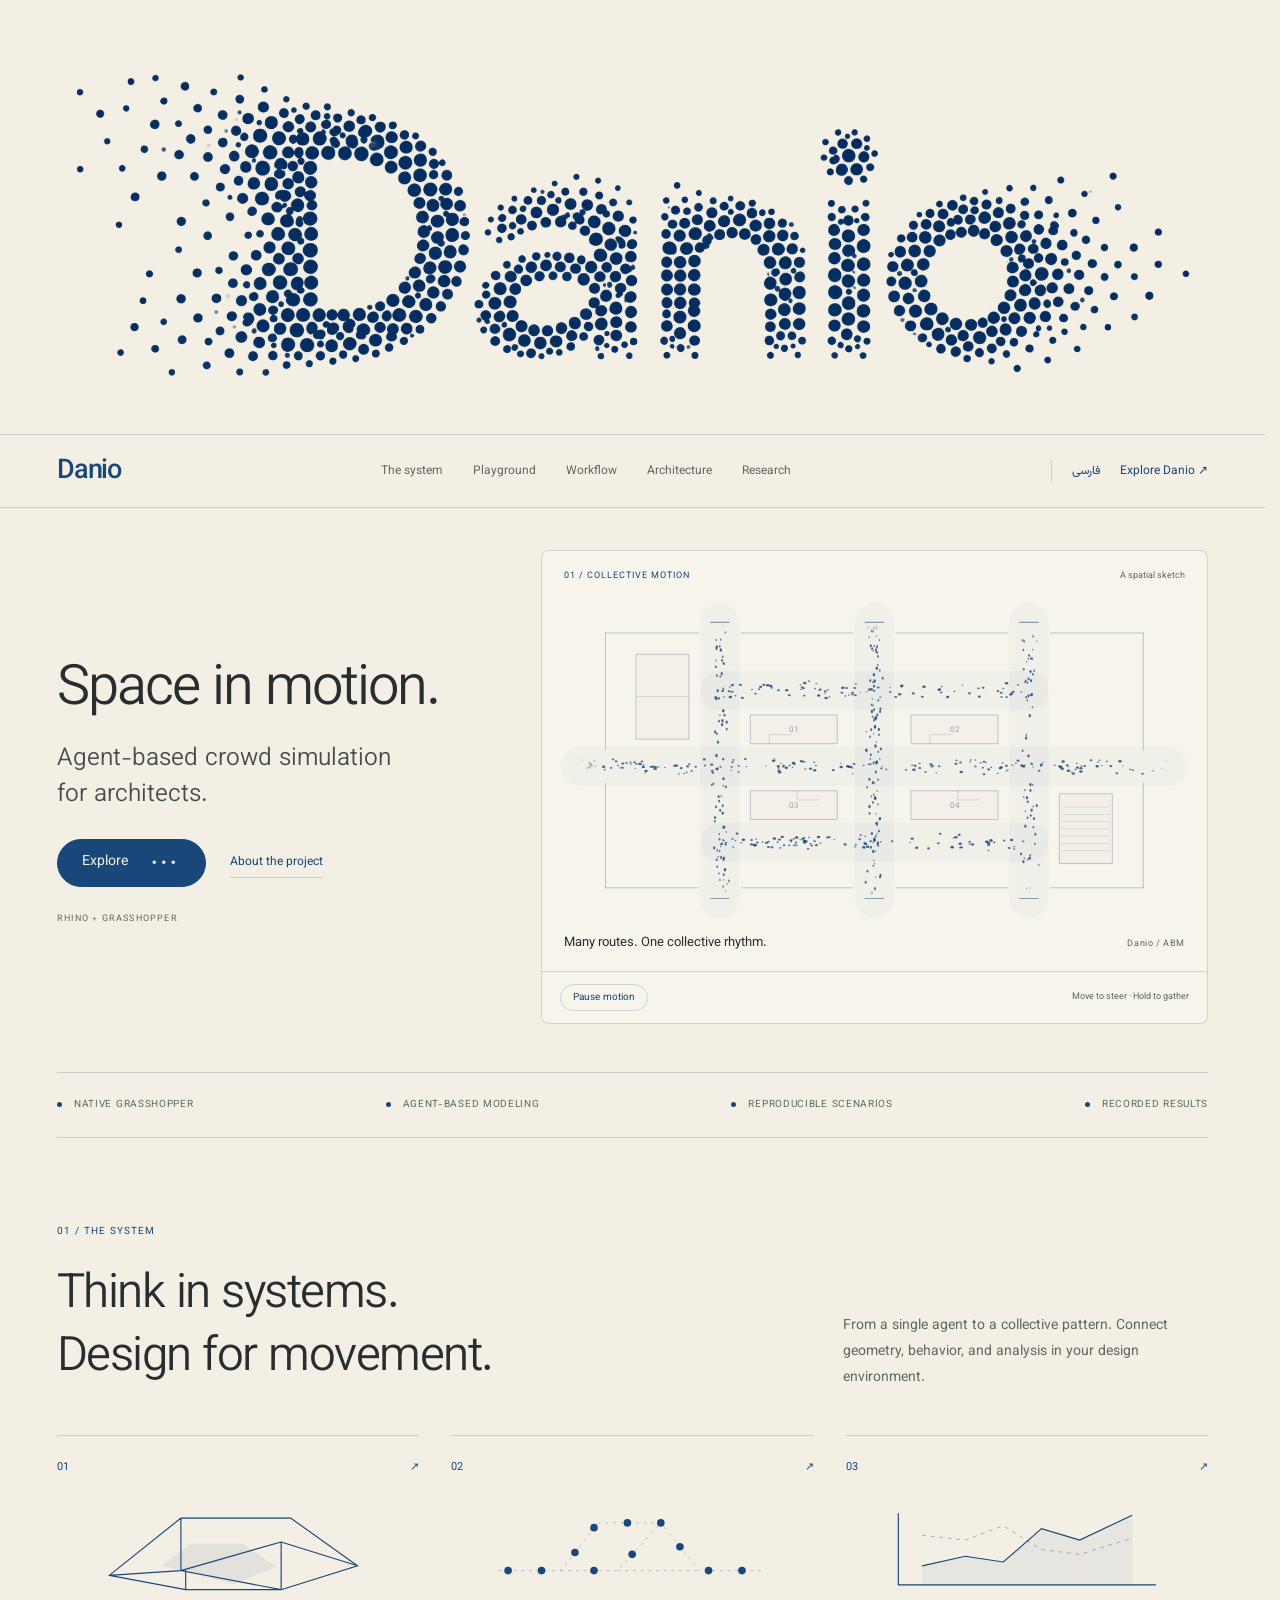
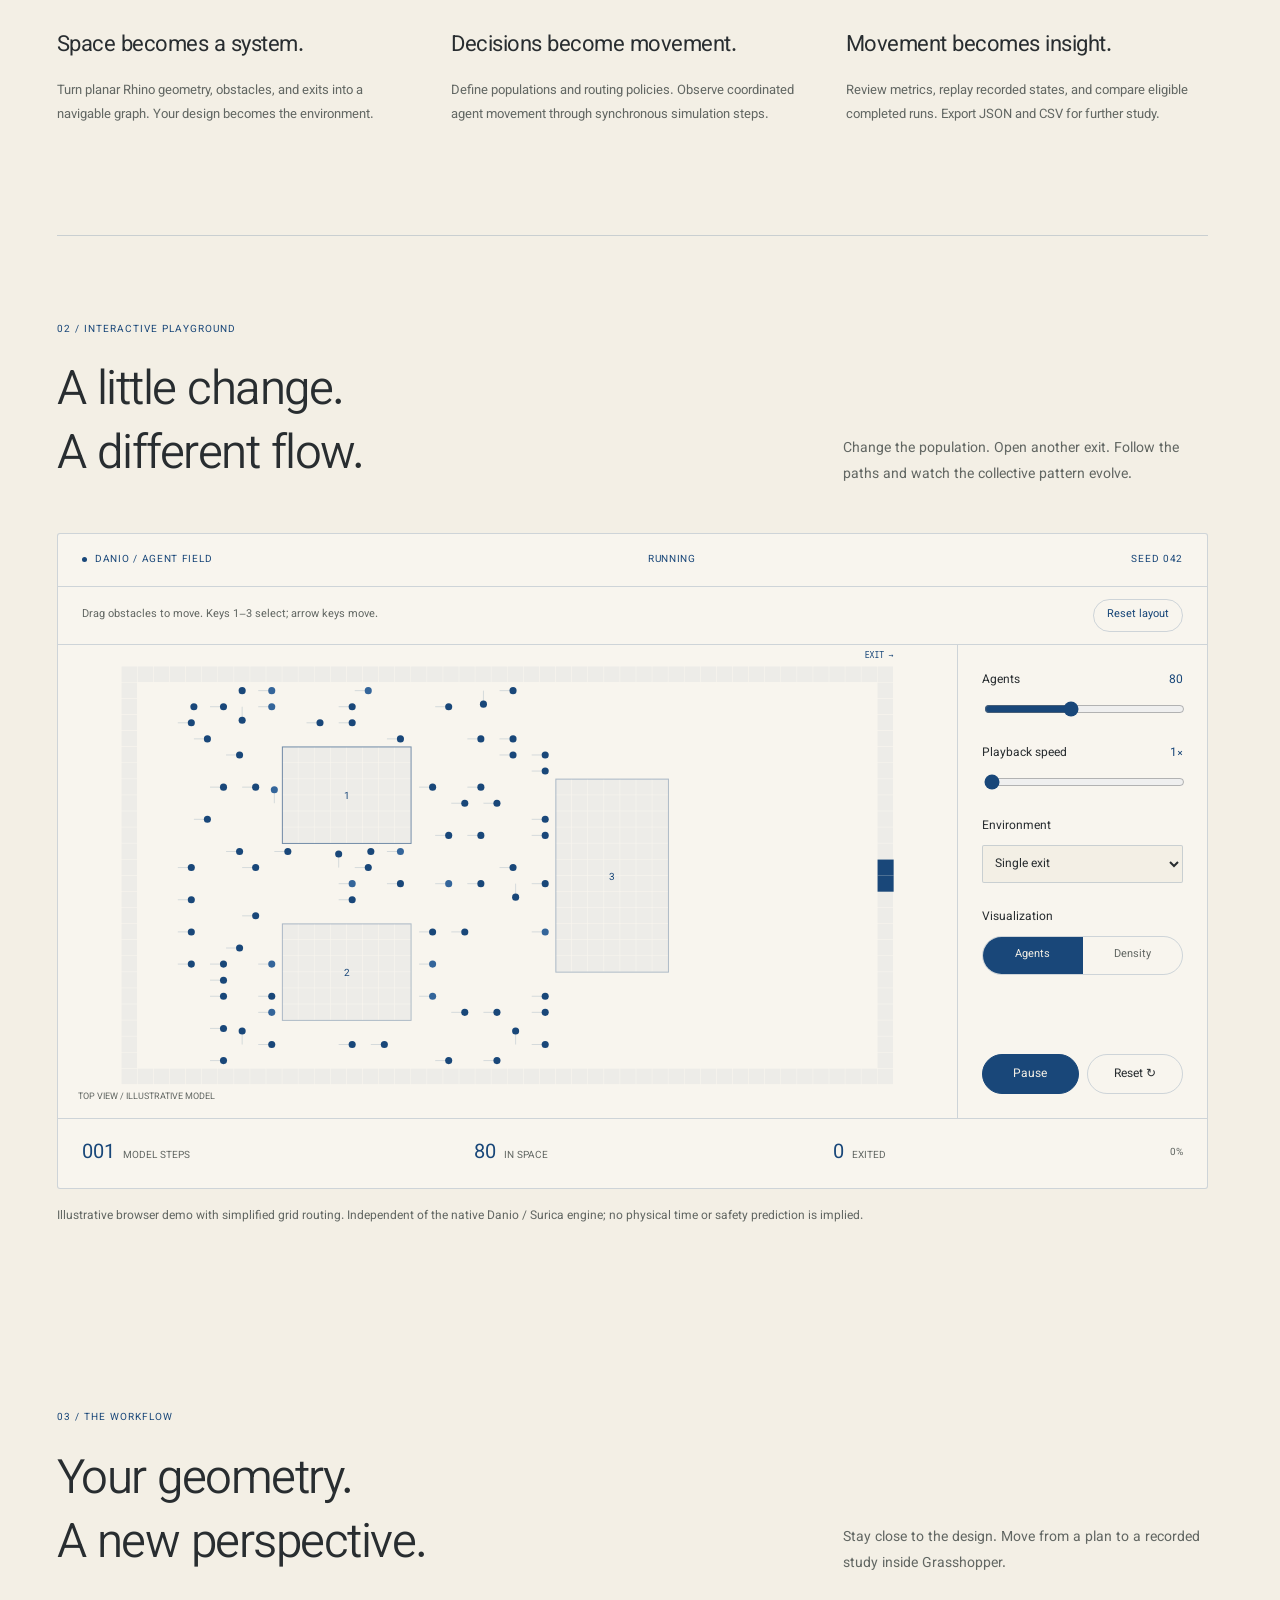
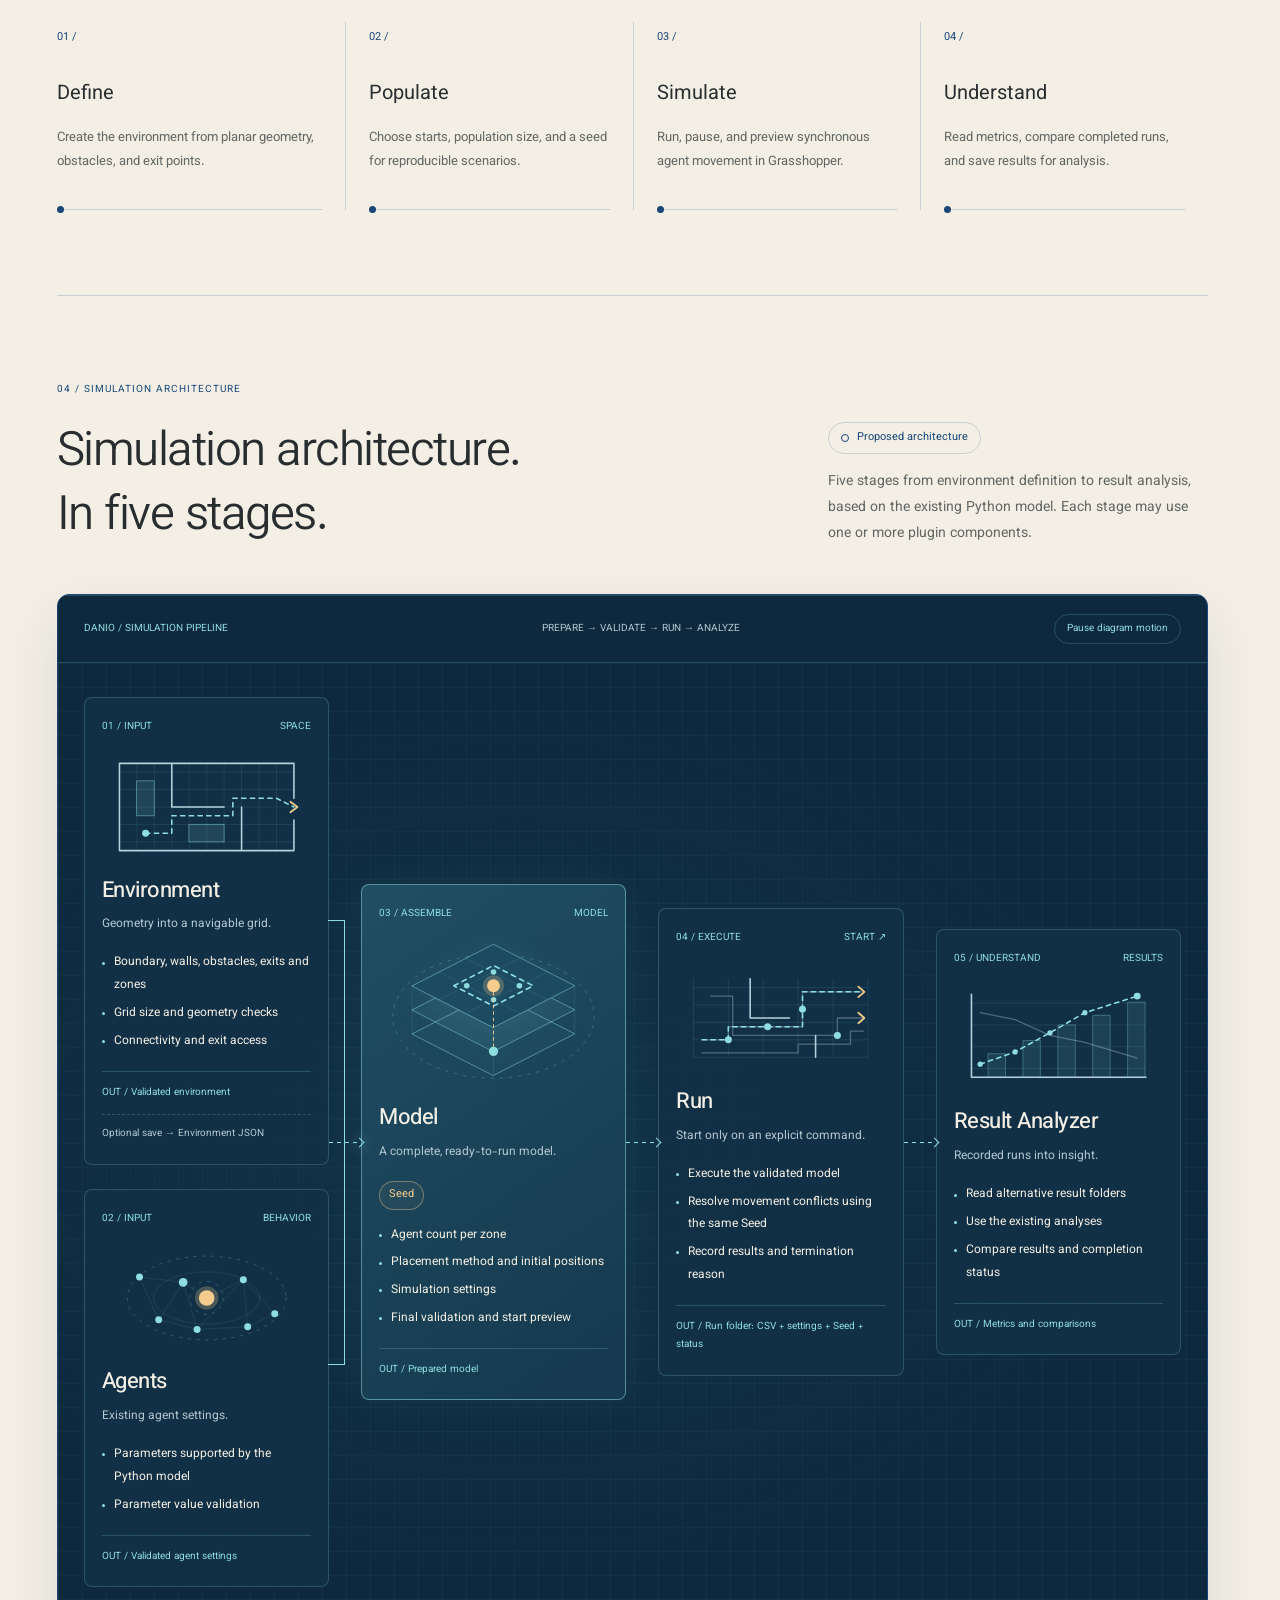
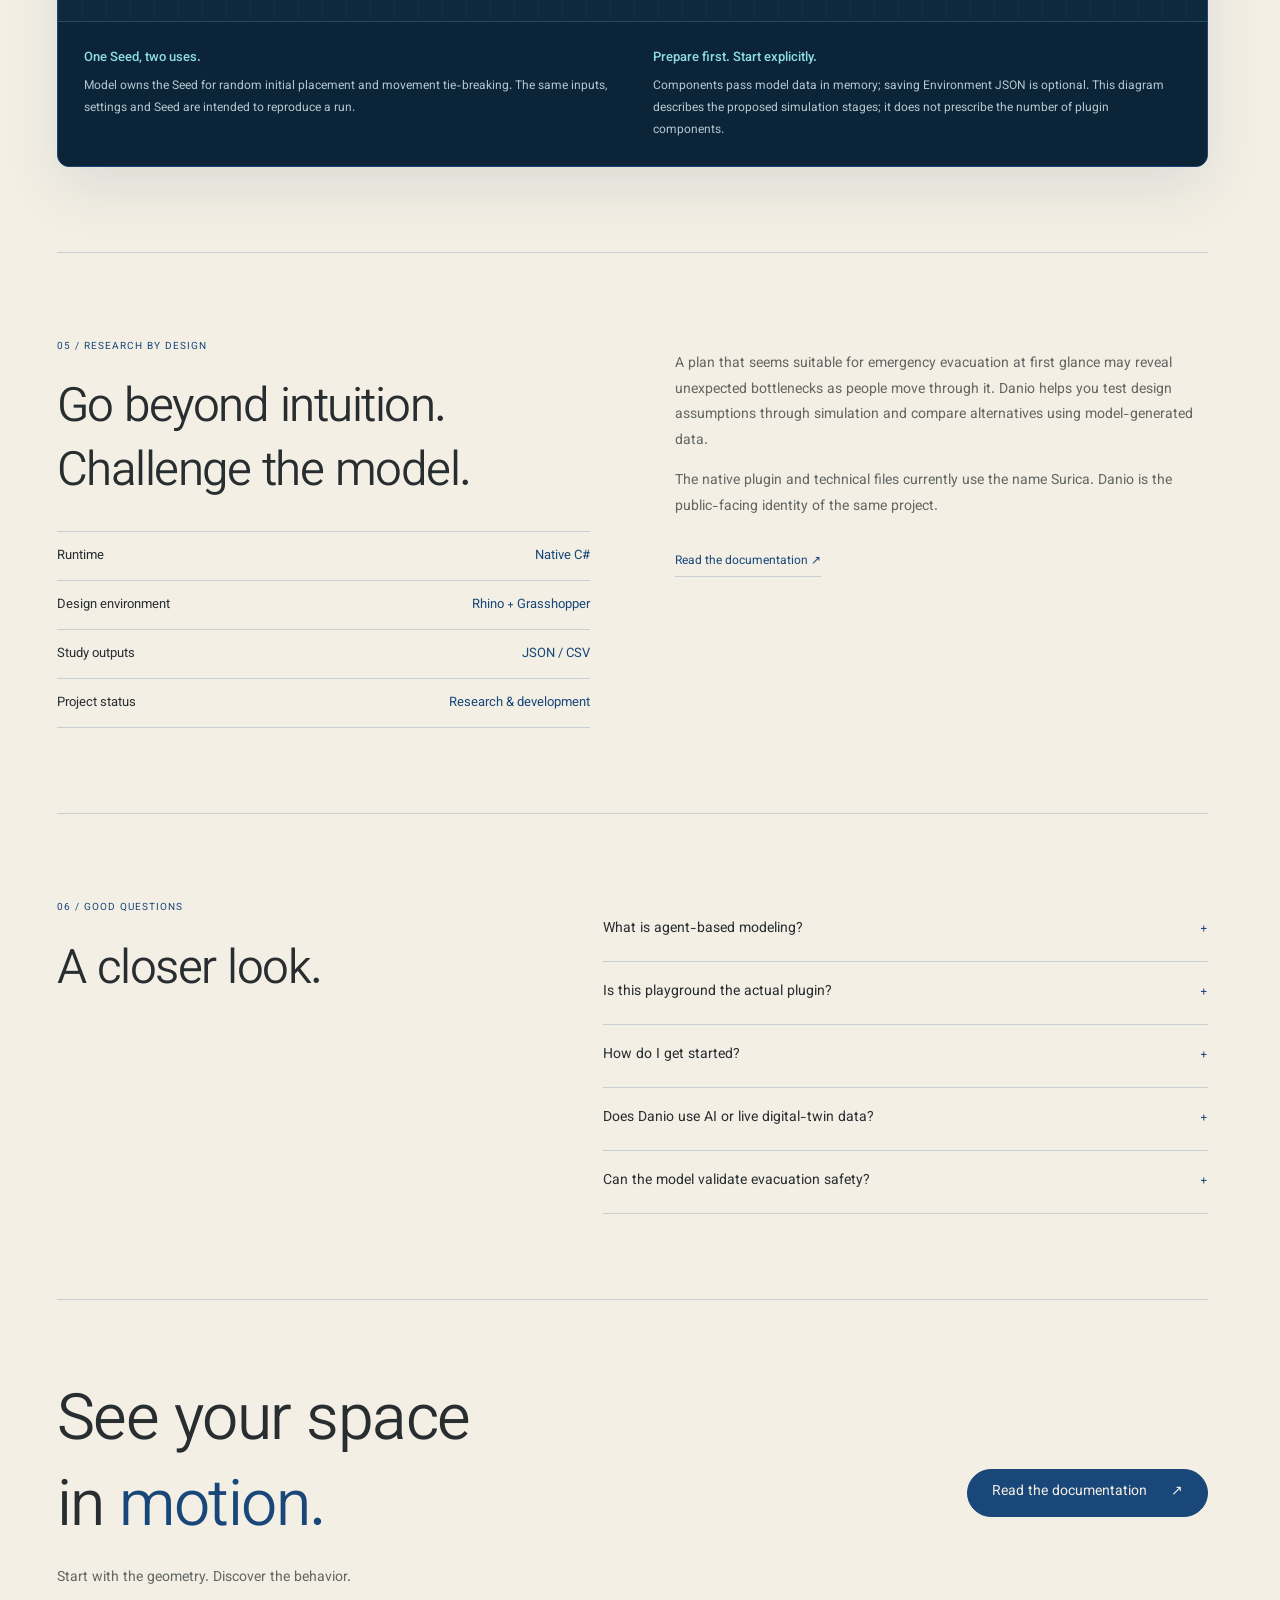
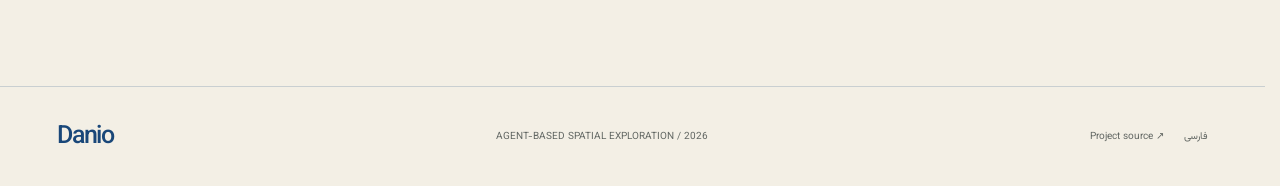
<file: index.html>
<!doctype html>
<html lang="en">
<head>
  <meta charset="utf-8">
  <meta name="viewport" content="width=device-width, initial-scale=1">
  <meta name="description" content="Danio — spatial systems and agent-based simulation for Rhino and Grasshopper.">
  <meta http-equiv="refresh" content="0; url=./en/">
  <title>Danio — Spatial systems</title>
  <link rel="icon" href="./assets/favicon.svg" type="image/svg+xml">
  <script>
    const destination = new URL('./en/', window.location.href);
    destination.search = window.location.search;
    destination.hash = window.location.hash;
    window.location.replace(destination.href);
  </script>
</head>
<body>
  <p><a href="./en/">Explore Danio in English</a> · <a href="./fa/" lang="fa" dir="rtl">دانیو به فارسی</a></p>
</body>
</html>
</file>
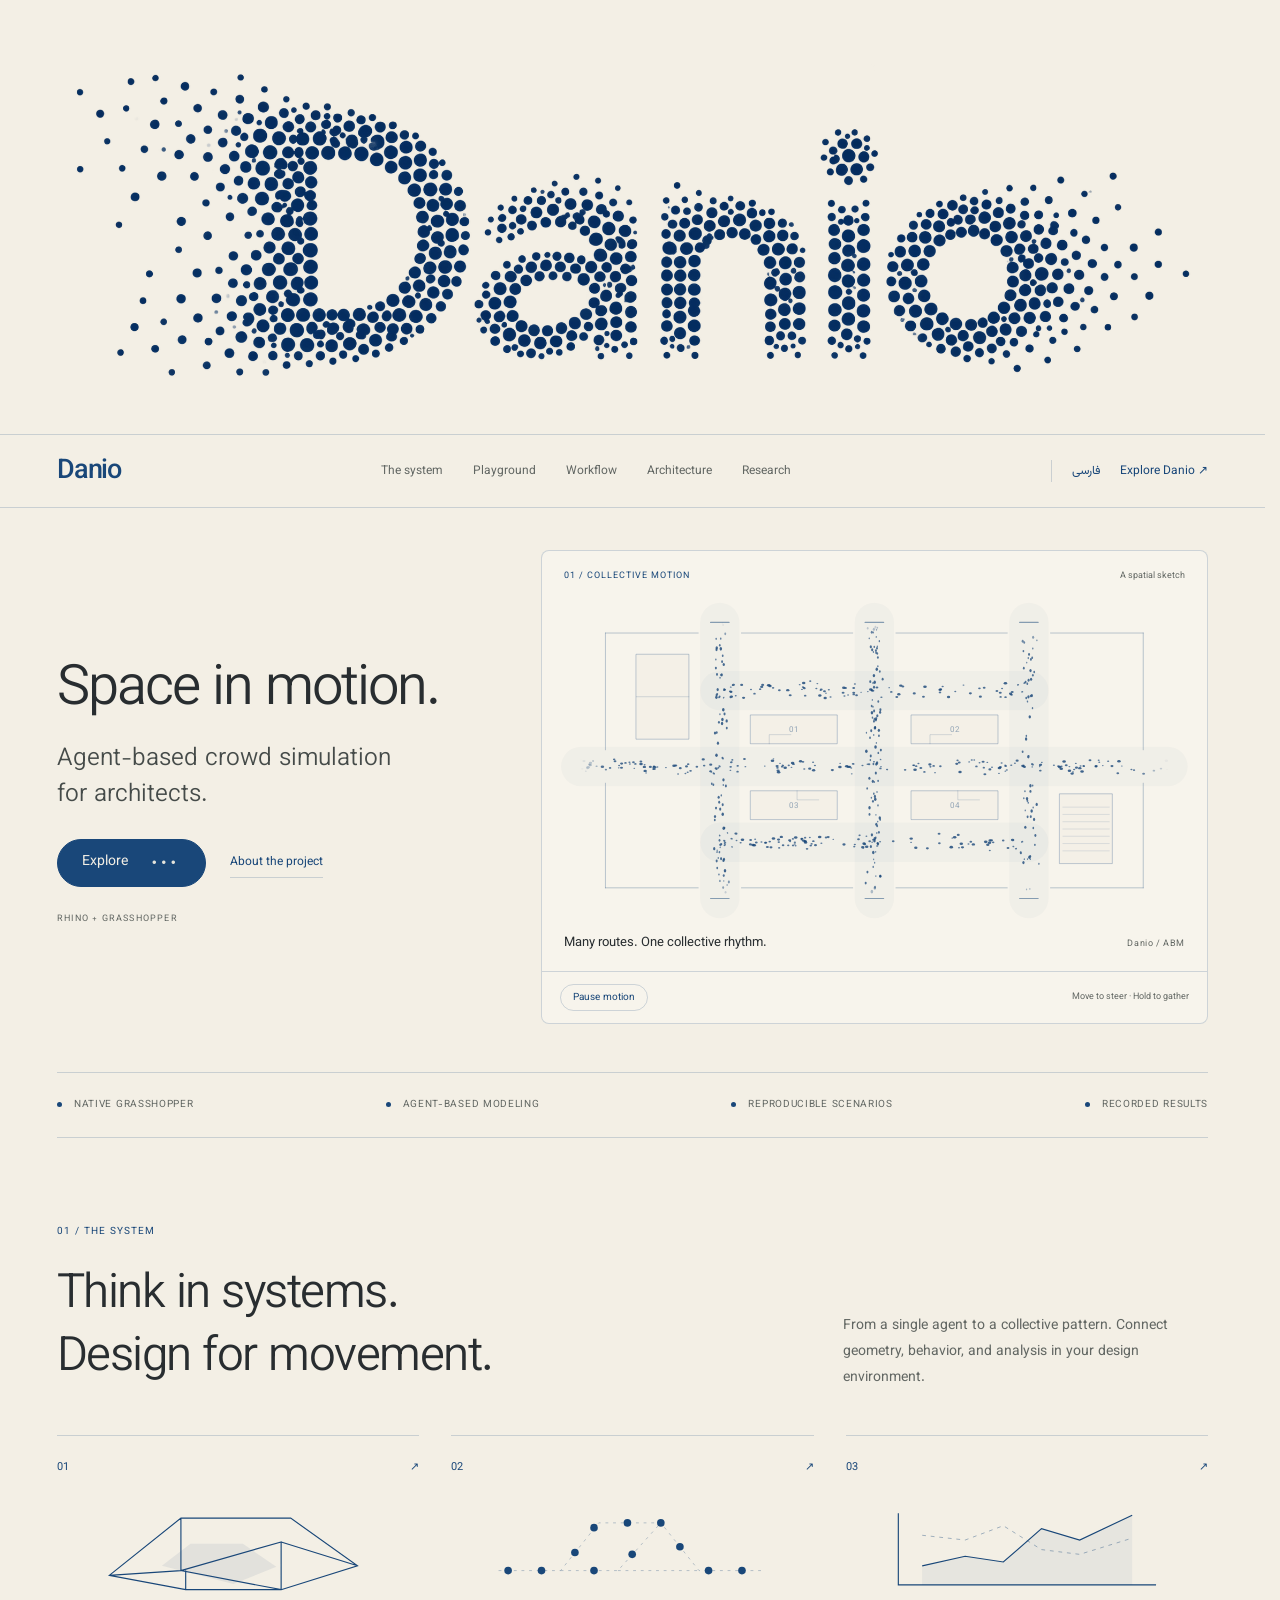
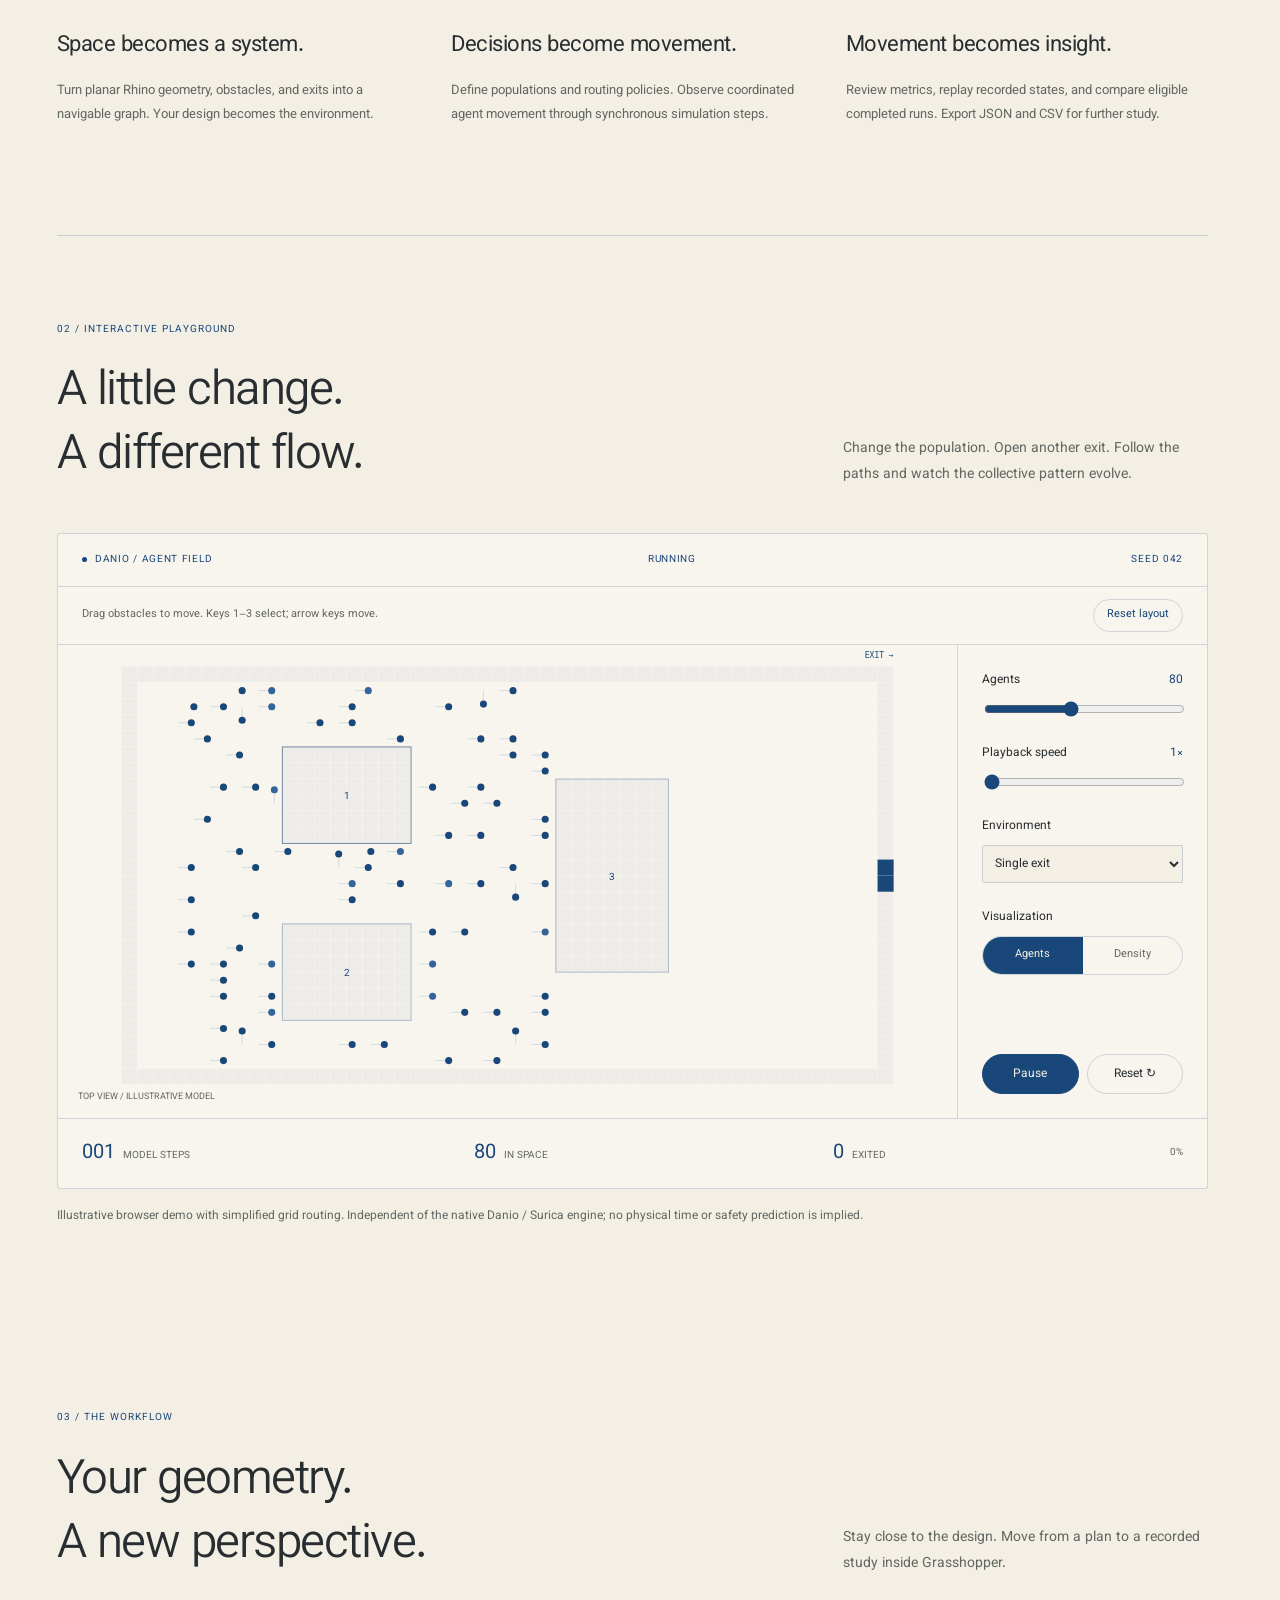
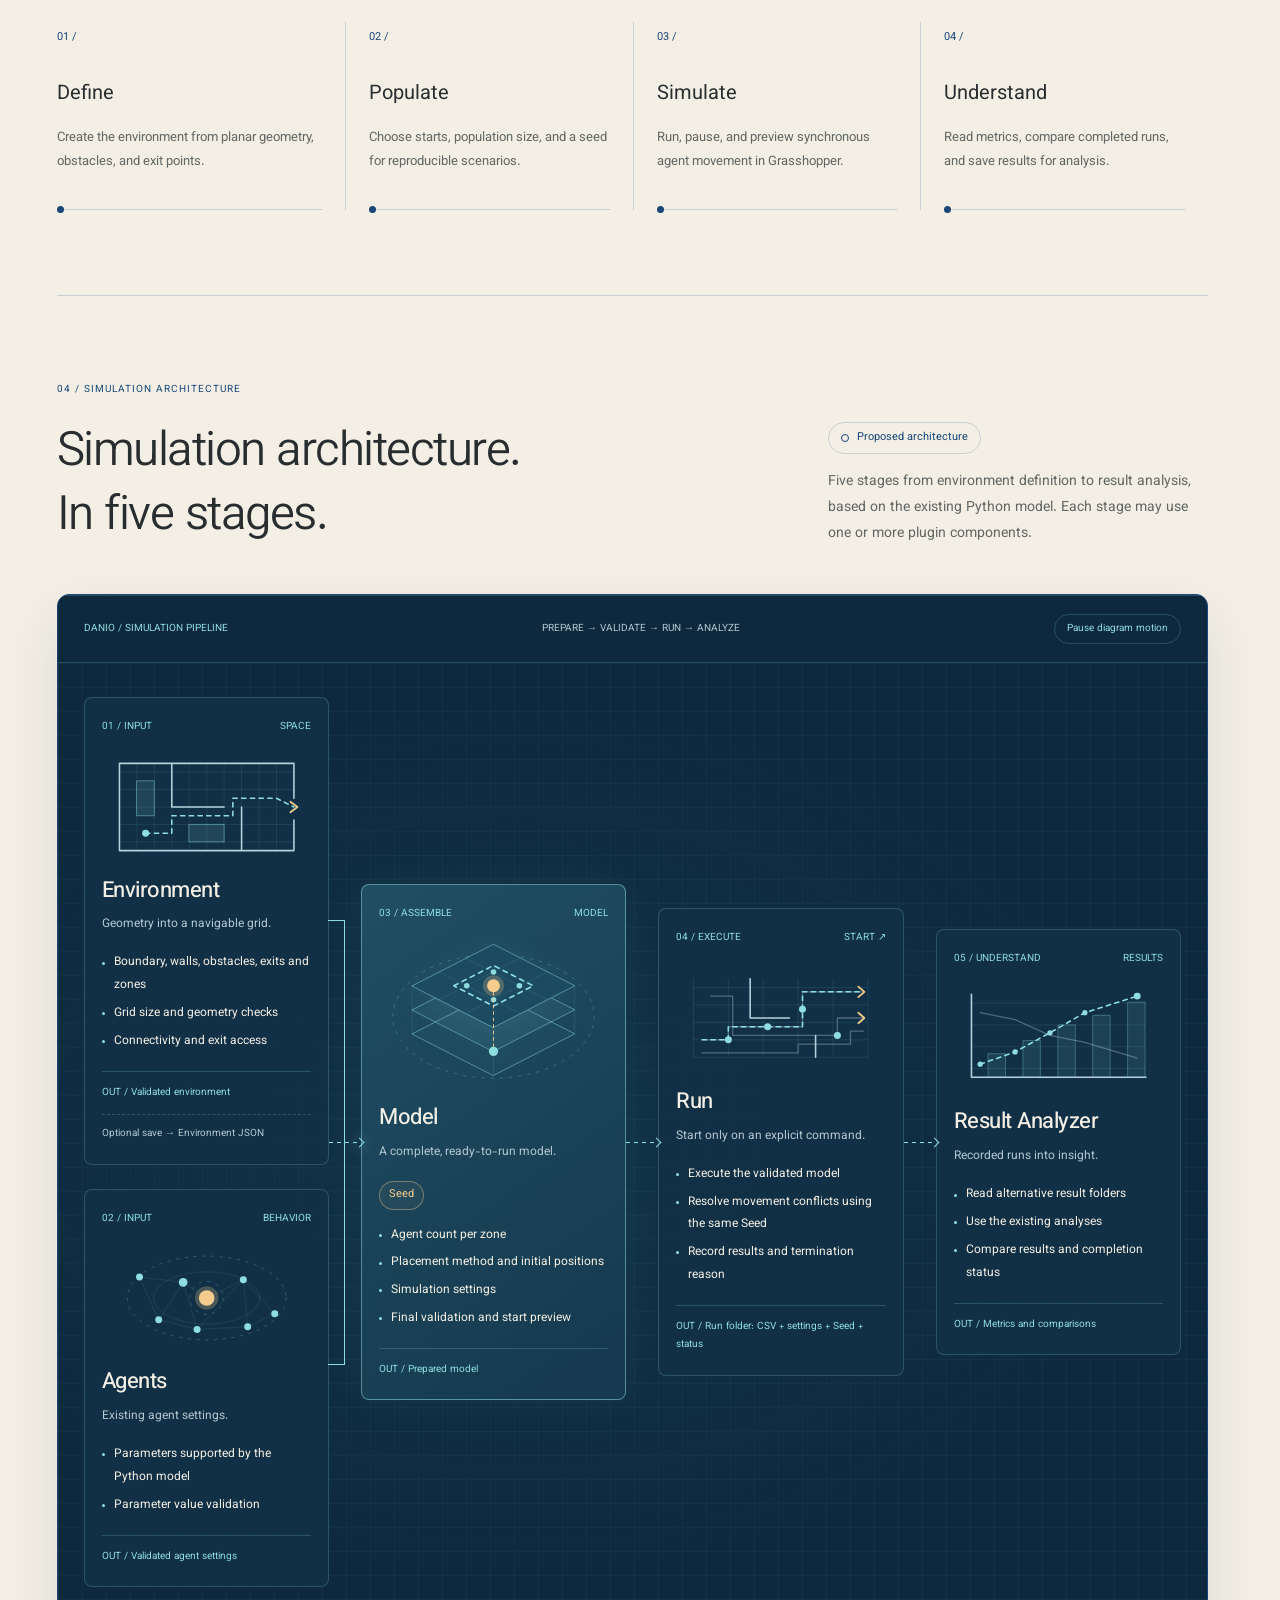
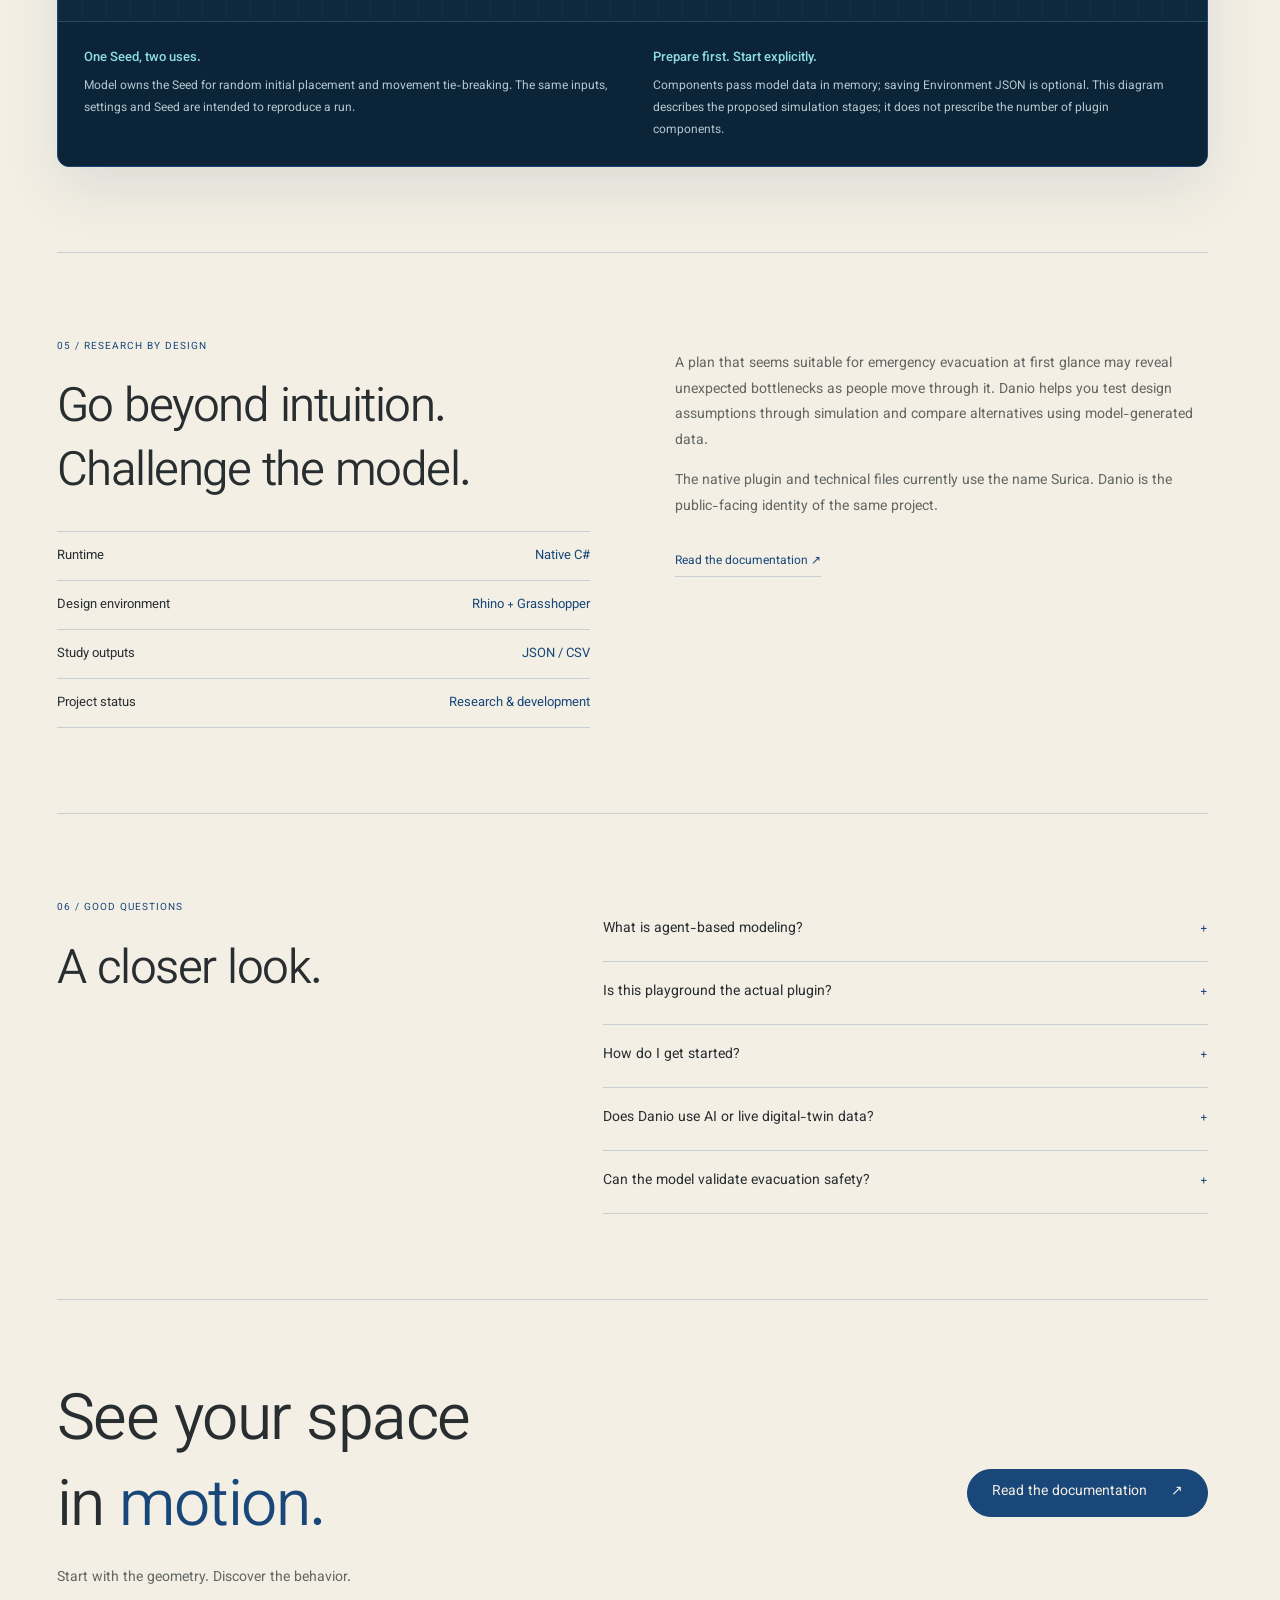
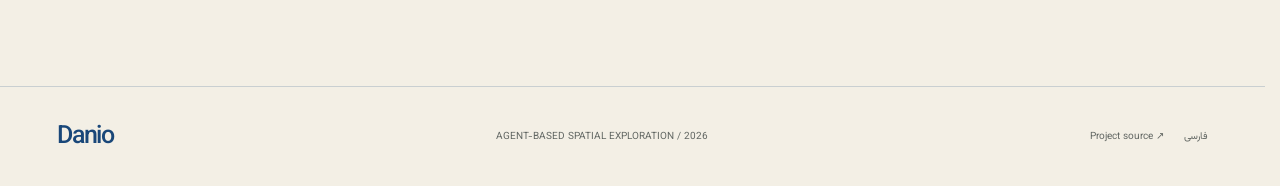
<file: en/index.html>
<!doctype html>
<html lang="en" dir="ltr">
<head>
<meta charset="utf-8"><meta name="viewport" content="width=device-width, initial-scale=1">
<title>Danio — Space. Agents. Emergence.</title><meta name="description" content="Explore agent-based crowd simulation for Rhino and Grasshopper. Discover the workflow and experiment with an interactive movement illustration."><meta name="theme-color" content="#f3efe5">
<meta property="og:title" content="Danio — Space. Agents. Emergence."><meta property="og:description" content="Explore agent-based crowd simulation for Rhino and Grasshopper. Discover the workflow and experiment with an interactive movement illustration."><meta property="og:type" content="website">
<link rel="icon" href="../assets/favicon.svg" type="image/svg+xml"><link rel="preload" href="../assets/fonts/Vazirmatn-variable.woff2" as="font" type="font/woff2" crossorigin><link rel="stylesheet" href="../assets/style.css">
<link rel="stylesheet" href="../assets/architecture.css">
<link rel="alternate" hreflang="fa" href="../fa/"><script src="../assets/brand-intro.js" defer></script><script src="../assets/ambient.js" defer></script><script src="../assets/app.js" defer></script><script src="../assets/architecture.js" defer></script>
</head>
<body data-pause="Pause" data-resume="Play" data-running="RUNNING" data-paused="PAUSED" data-complete="COMPLETE">
<a class="skip" href="#main">Skip to content</a>
<div class="brand-masthead" aria-hidden="true"><img src="../assets/danio-wordmark.png" alt="" width="2172" height="724" fetchpriority="high"></div>
<header class="site-header"><div class="wrap header-inner"><a class="brand" href="./" aria-label="Danio">Danio</a><nav id="navigation" class="navigation" aria-label="Toggle navigation"><a href="#system">The system</a><a href="#playground">Playground</a><a href="#workflow">Workflow</a><a href="#architecture">Architecture</a><a href="#research">Research</a></nav><div class="nav-end"><a class="lang" aria-label="Switch to Persian" lang="fa" href="../fa/">فارسی</a><a class="nav-cta" href="#playground">Explore Danio ↗</a><button class="menu-toggle" aria-label="Toggle navigation" aria-controls="navigation" aria-expanded="false">☰</button></div></div></header>
<main id="main" class="wrap">
<section class="hero"><div class="hero-copy"><h1>Space in motion.</h1><p>Agent-based crowd simulation<br>for architects.</p><div class="actions"><a class="button" href="#playground">Explore<span class="button-dots" aria-hidden="true">•••</span></a><a class="text-link" href="#research">About the project</a></div><div class="hero-note">RHINO + GRASSHOPPER</div></div><div class="hero-art"><div class="flow-heading"><span>01 / COLLECTIVE MOTION</span><span>A spatial sketch</span></div><div class="flow-plan"><canvas id="swarm" width="900" height="510" role="img" aria-label="Intersecting animated agent flows through a multi-route floor plan"></canvas></div><div class="flow-caption"><span>Many routes. One collective rhythm.</span><span class="flow-caption-note">Danio / ABM</span></div><div class="flow-controls"><button type="button" class="motion-toggle" aria-pressed="true"></button><span class="field-hint" id="field-hint">Move to steer · Hold to gather</span></div></div></section>
<div class="strip"><span>NATIVE GRASSHOPPER</span><span>AGENT-BASED MODELING</span><span>REPRODUCIBLE SCENARIOS</span><span>RECORDED RESULTS</span></div>
<section class="section" id="system"><div class="eyebrow">01 / THE SYSTEM</div><div class="section-heading reveal"><h2>Think in systems.<br>Design for movement.</h2><p>From a single agent to a collective pattern. Connect geometry, behavior, and analysis in your design environment.</p></div><div class="features"><article class="feature reveal"><div class="feature-top"><span>01</span><span>↗</span></div><div class="mini-diagram"><svg viewBox="0 0 330 110" aria-hidden="true"><path d="M30 80 105 20 220 20 290 70 210 95 110 95Z M105 20v55l105 20V45L105 75 30 80 M210 45l80 25 M110 95v-20" fill="none" stroke="currentColor" stroke-width="1.2"/><path d="m85 70 30-23 55 0 35 24-45 18Z" fill="currentColor" opacity=".08"/></svg></div><h3>Space becomes a system.</h3><p>Turn planar Rhino geometry, obstacles, and exits into a navigable graph. Your design becomes the environment.</p></article><article class="feature reveal"><div class="feature-top"><span>02</span><span>↗</span></div><div class="mini-diagram"><svg viewBox="0 0 330 110" aria-hidden="true"><path d="M25 75h65l40-50h65l40 50h65 M90 75h60l45-50 M150 75h85" fill="none" stroke="currentColor" stroke-opacity=".3" stroke-dasharray="3 5"/><circle cx="35" cy="75" r="4" fill="currentColor"/><circle cx="70" cy="75" r="4" fill="currentColor"/><circle cx="105" cy="56" r="4" fill="currentColor"/><circle cx="125" cy="30" r="4" fill="currentColor"/><circle cx="160" cy="25" r="4" fill="currentColor"/><circle cx="195" cy="25" r="4" fill="currentColor"/><circle cx="215" cy="50" r="4" fill="currentColor"/><circle cx="245" cy="75" r="4" fill="currentColor"/><circle cx="280" cy="75" r="4" fill="currentColor"/><circle cx="125" cy="75" r="4" fill="currentColor"/><circle cx="165" cy="58" r="4" fill="currentColor"/></svg></div><h3>Decisions become movement.</h3><p>Define populations and routing policies. Observe coordinated agent movement through synchronous simulation steps.</p></article><article class="feature reveal"><div class="feature-top"><span>03</span><span>↗</span></div><div class="mini-diagram"><svg viewBox="0 0 330 110" aria-hidden="true"><path d="M30 15v75h270 M55 70l45-10 40 6 40-35 40 12 55-26" fill="none" stroke="currentColor" stroke-width="1.2"/><path d="M55 70l45-10 40 6 40-35 40 12 55-26v73H55Z" fill="currentColor" opacity=".06"/><path d="M55 38l45 5 40-15 40 25 40 5 55-17" fill="none" stroke="currentColor" stroke-opacity=".4" stroke-dasharray="4 5"/></svg></div><h3>Movement becomes insight.</h3><p>Review metrics, replay recorded states, and compare eligible completed runs. Export JSON and CSV for further study.</p></article></div></section>
<section class="lab-section" id="playground"><div class="eyebrow">02 / INTERACTIVE PLAYGROUND</div><div class="section-heading reveal"><h2>A little change.<br>A different flow.</h2><p>Change the population. Open another exit. Follow the paths and watch the collective pattern evolve.</p></div><div class="lab"><div class="lab-bar"><span><span class="live-dot"></span>DANIO / AGENT FIELD</span><span id="run-status">PAUSED</span><span>SEED 042</span></div><div class="lab-body"><div class="lab-stage"><canvas id="simulation" width="900" height="480" role="img" aria-label="Illustrative grid agents navigating obstacles toward exits"></canvas><div class="stage-caption">TOP VIEW / ILLUSTRATIVE MODEL</div></div><div class="lab-controls"><label class="control" for="population"><span class="control-line"><span>Agents</span><output id="population-value" for="population">80</output></span><input id="population" type="range" min="20" max="160" step="20" value="80"></label><label class="control" for="speed"><span class="control-line"><span>Playback speed</span><output id="speed-value" for="speed">1×</output></span><input id="speed" type="range" min="1" max="4" value="1"></label><label class="control" for="scenario"><span>Environment</span><select id="scenario"><option value="single">Single exit</option><option value="dual">Dual exits</option></select></label><div class="control"><span>Visualization</span><div class="segmented" role="group" aria-label="Visualization"><button data-view="agents" aria-pressed="true">Agents</button><button data-view="density" aria-pressed="false">Density</button></div></div><div class="lab-buttons"><button id="pause" type="button">Play</button><button id="reset" class="secondary" type="button">Reset ↻</button></div></div></div><div class="lab-bottom"><span><strong id="step-count">000</strong>MODEL STEPS</span><span><strong id="remaining">80</strong>IN SPACE</span><span><strong id="exited">0</strong>EXITED</span><span id="completion">0%</span></div></div><p class="demo-note">Illustrative browser demo with simplified grid routing. Independent of the native Danio / Surica engine; no physical time or safety prediction is implied.</p><noscript><p class="demo-note">Enable JavaScript to use the interactive demo.</p></noscript></section>
<section class="section" id="workflow"><div class="eyebrow">03 / THE WORKFLOW</div><div class="section-heading reveal"><h2>Your geometry.<br>A new perspective.</h2><p>Stay close to the design. Move from a plan to a recorded study inside Grasshopper.</p></div><div class="workflow"><article class="reveal"><span class="step-number">01 /</span><h3>Define</h3><p>Create the environment from planar geometry, obstacles, and exit points.</p><div class="node-line" aria-hidden="true"></div></article><article class="reveal"><span class="step-number">02 /</span><h3>Populate</h3><p>Choose starts, population size, and a seed for reproducible scenarios.</p><div class="node-line" aria-hidden="true"></div></article><article class="reveal"><span class="step-number">03 /</span><h3>Simulate</h3><p>Run, pause, and preview synchronous agent movement in Grasshopper.</p><div class="node-line" aria-hidden="true"></div></article><article class="reveal"><span class="step-number">04 /</span><h3>Understand</h3><p>Read metrics, compare completed runs, and save results for analysis.</p><div class="node-line" aria-hidden="true"></div></article></div></section>
<section class="section architecture" id="architecture" aria-labelledby="architecture-title">
<div class="eyebrow">04 / SIMULATION ARCHITECTURE</div>
<div class="section-heading architecture-heading"><h2 id="architecture-title">Simulation architecture.<br>In five stages.</h2><div class="architecture-intro"><span class="architecture-status">Proposed architecture</span><p>Five stages from environment definition to result analysis, based on the existing Python model. Each stage may use one or more plugin components.</p></div></div>
<figure class="architecture-figure" data-motion="paused" aria-labelledby="architecture-title" aria-describedby="architecture-caption">
<div class="architecture-bar"><button class="architecture-motion" type="button" aria-pressed="false" hidden>Pause diagram motion</button><span>DANIO / SIMULATION PIPELINE</span><span>PREPARE → VALIDATE → RUN → ANALYZE</span></div>
<div class="architecture-flow">
<div class="architecture-sources">
<article class="architecture-node"><header><span>01 / INPUT</span><span>SPACE</span></header><svg class="architecture-art art-environment" viewBox="0 0 240 130" aria-hidden="true"><path class="art-grid" d="M20 25h200M20 45h200M20 65h200M20 85h200M20 105h200M40 15v100M60 15v100M80 15v100M100 15v100M120 15v100M140 15v100M160 15v100M180 15v100M200 15v100"/><path class="art-wall" d="M20 115V15h200v40m0 25v35H20M80 15v50h60M160 65v50"/><path class="art-block" d="M40 35h20v40H40zM100 85h40v20h-40z"/><path class="art-route" d="M50 95h30V75h70V55h50l20 10"/><circle class="art-agent" cx="50" cy="95" r="4"/><path class="art-exit" d="M216 59l8 6-8 6"/></svg><h3>Environment</h3><p class="architecture-role">Geometry into a navigable grid.</p><ul><li>Boundary, walls, obstacles, exits and zones</li><li>Grid size and geometry checks</li><li>Connectivity and exit access</li></ul><span class="architecture-port">OUT / Validated environment</span><span class="architecture-export">Optional save → Environment JSON</span></article>
<article class="architecture-node"><header><span>02 / INPUT</span><span>BEHAVIOR</span></header><svg class="architecture-art art-agents" viewBox="0 0 240 130" aria-hidden="true"><ellipse class="art-orbit" cx="120" cy="65" rx="91" ry="48"/><ellipse class="art-grid" cx="120" cy="65" rx="61" ry="30"/><path class="art-grid" d="M43 41l50 6 27 18 42-21 36 39M65 90l28-43 16 54 53-57 5 54M43 41l22 49 44 11 58-3 31-15"/><g class="art-agent"><circle cx="43" cy="41" r="4"/><circle cx="65" cy="90" r="4"/><circle cx="93" cy="47" r="5"/><circle cx="109" cy="101" r="4"/><circle cx="162" cy="44" r="4"/><circle cx="167" cy="98" r="4"/><circle cx="198" cy="83" r="4"/></g><circle class="art-core" cx="120" cy="65" r="9"/><circle class="art-orbit" cx="120" cy="65" r="19"/></svg><h3>Agents</h3><p class="architecture-role">Existing agent settings.</p><ul><li>Parameters supported by the Python model</li><li>Parameter value validation</li></ul><span class="architecture-port">OUT / Validated agent settings</span></article>
</div>
<article class="architecture-node architecture-model architecture-connected"><header><span>03 / ASSEMBLE</span><span>MODEL</span></header><svg class="architecture-art art-model" viewBox="0 0 240 170" aria-hidden="true"><ellipse class="art-orbit" cx="120" cy="88" rx="109" ry="67"/><path class="art-layer art-layer-bottom" d="M32 107l88-45 88 45-88 45z"/><path class="art-layer art-layer-middle" d="M32 81l88-45 88 45-88 45z"/><path class="art-layer art-layer-top" d="M32 55l88-45 88 45-88 45z"/><path class="art-grid" d="M61 40l88 45M90 25l88 45M61 70l88-45M90 85l88-45M32 55v52m88-7v52m88-97v52"/><path class="art-route" d="M77 55l43-22 43 22-43 22z"/><g class="art-agent"><circle cx="91" cy="55" r="3"/><circle cx="120" cy="40" r="3"/><circle cx="148" cy="55" r="3"/><circle cx="120" cy="70" r="3"/></g><path class="art-core-line" d="M120 55v71"/><circle class="art-core" cx="120" cy="55" r="7"/><circle class="art-agent" cx="120" cy="126" r="5"/></svg><h3>Model</h3><p class="architecture-role">A complete, ready-to-run model.</p><span class="architecture-seed">Seed</span><ul><li>Agent count per zone</li><li>Placement method and initial positions</li><li>Simulation settings</li><li>Final validation and start preview</li></ul><span class="architecture-port">OUT / Prepared model</span></article>
<article class="architecture-node architecture-connected"><header><span>04 / EXECUTE</span><span>START ↗</span></header><svg class="architecture-art art-run" viewBox="0 0 240 130" aria-hidden="true"><path class="art-grid" d="M20 20v90h200M20 90h200M20 70h200M20 50h200M20 30h200M60 20v90M100 20v90M140 20v90M180 20v90M220 20v90"/><path class="art-wall" d="M85 20v45h45m30 20v25"/><path class="art-trail" d="M30 90h30V75h85V35h70M40 40h25v45h120V65h30M30 105h110V95h60V80h15"/><path class="art-route" d="M30 90h30V75h85V35h70"/><g class="art-agent"><circle cx="60" cy="90" r="4"/><circle cx="105" cy="75" r="4"/><circle cx="145" cy="55" r="4"/><circle cx="185" cy="85" r="4"/></g><path class="art-exit" d="M209 29l7 6-7 6M209 59l7 6-7 6"/></svg><h3>Run</h3><p class="architecture-role">Start only on an explicit command.</p><ul><li>Execute the validated model</li><li>Resolve movement conflicts using the same Seed</li><li>Record results and termination reason</li></ul><span class="architecture-port">OUT / Run folder: CSV + settings + Seed + status</span></article>
<article class="architecture-node architecture-connected"><header><span>05 / UNDERSTAND</span><span>RESULTS</span></header><svg class="architecture-art art-analysis" viewBox="0 0 240 130" aria-hidden="true"><path class="art-grid" d="M20 25h200M20 50h200M20 75h200M20 100h200"/><path class="art-wall" d="M20 15v95h200"/><path class="art-bars" d="M39 110V83h20v27m20 0V68h20v42m20 0V50h20v60m20 0V39h20v71m20 0V24h20v86"/><path class="art-trail" d="M30 36l40 8 40 18 40 8 60 18"/><path class="art-route" d="M30 95l40-14 40-22 40-23 60-19"/><g class="art-agent"><circle cx="30" cy="95" r="3"/><circle cx="70" cy="81" r="3"/><circle cx="110" cy="59" r="3"/><circle cx="150" cy="36" r="3"/><circle cx="210" cy="17" r="4"/></g></svg><h3>Result Analyzer</h3><p class="architecture-role">Recorded runs into insight.</p><ul><li>Read alternative result folders</li><li>Use the existing analyses</li><li>Compare results and completion status</li></ul><span class="architecture-port">OUT / Metrics and comparisons</span></article>
</div>
<figcaption class="architecture-caption" id="architecture-caption"><p><strong>One Seed, two uses.</strong>Model owns the Seed for random initial placement and movement tie-breaking. The same inputs, settings and Seed are intended to reproduce a run.</p><p><strong>Prepare first. Start explicitly.</strong>Components pass model data in memory; saving Environment JSON is optional. This diagram describes the proposed simulation stages; it does not prescribe the number of plugin components.</p></figcaption>
</figure>
</section>
<section class="section research" id="research"><div class="reveal"><div class="eyebrow">05 / RESEARCH BY DESIGN</div><h2>Go beyond intuition.<br>Challenge the model.</h2><div class="research-list"><div><span>Runtime</span><span>Native C#</span></div><div><span>Design environment</span><span>Rhino + Grasshopper</span></div><div><span>Study outputs</span><span>JSON / CSV</span></div><div><span>Project status</span><span>Research & development</span></div></div></div><div class="reveal"><p>A plan that seems suitable for emergency evacuation at first glance may reveal unexpected bottlenecks as people move through it. Danio helps you test design assumptions through simulation and compare alternatives using model-generated data.</p><p>The native plugin and technical files currently use the name Surica. Danio is the public-facing identity of the same project.</p><div class="actions"><a class="text-link" href="https://github.com/imahdiehm/danio/blob/main/plugin/README.md">Read the documentation ↗</a></div></div></section>
<section class="section faq-layout"><div><div class="eyebrow">06 / GOOD QUESTIONS</div><h2>A closer look.</h2></div><div><details><summary>What is agent-based modeling?</summary><p>An approach that represents individuals as agents with local rules. Their interactions with the environment and one another produce collective patterns that can be studied.</p></details><details><summary>Is this playground the actual plugin?</summary><p>No. This browser illustration uses a small grid and simplified routing to explain the idea. The native C# plugin has its own simulation policy, recording, metrics, and validation routes.</p></details><details><summary>How do I get started?</summary><p>The technical guide describes building the single Surica.gha file and loading it into Grasshopper. You need Windows, the .NET SDK, and the installed Rhino SDK to build the current plugin. No public binary download is provided here.</p></details><details><summary>Does Danio use AI or live digital-twin data?</summary><p>The current native workflow uses rule-based agents and recorded simulation results. The animated floor plan is a concept illustration; no machine-learning inference, sensor connection, or live physical synchronization is included.</p></details><details><summary>Can the model validate evacuation safety?</summary><p>The project supports research and scenario exploration. Physical calibration and independent behavioral validation are required before using results for safety decisions.</p></details></div></section>
<section class="closing reveal"><div><h2>See your space<br>in <em>motion.</em></h2><p>Start with the geometry. Discover the behavior.</p></div><a class="button" href="https://github.com/imahdiehm/danio/blob/main/plugin/README.md">Read the documentation <span aria-hidden="true">↗</span></a></section>
</main><footer class="wrap footer"><a class="brand" href="#main">Danio</a><span>AGENT-BASED SPATIAL EXPLORATION / 2026</span><div class="footer-links"><a href="https://github.com/imahdiehm/danio">Project source ↗</a><a href="../fa/" lang="fa">فارسی</a></div></footer>
</body></html>
</file>
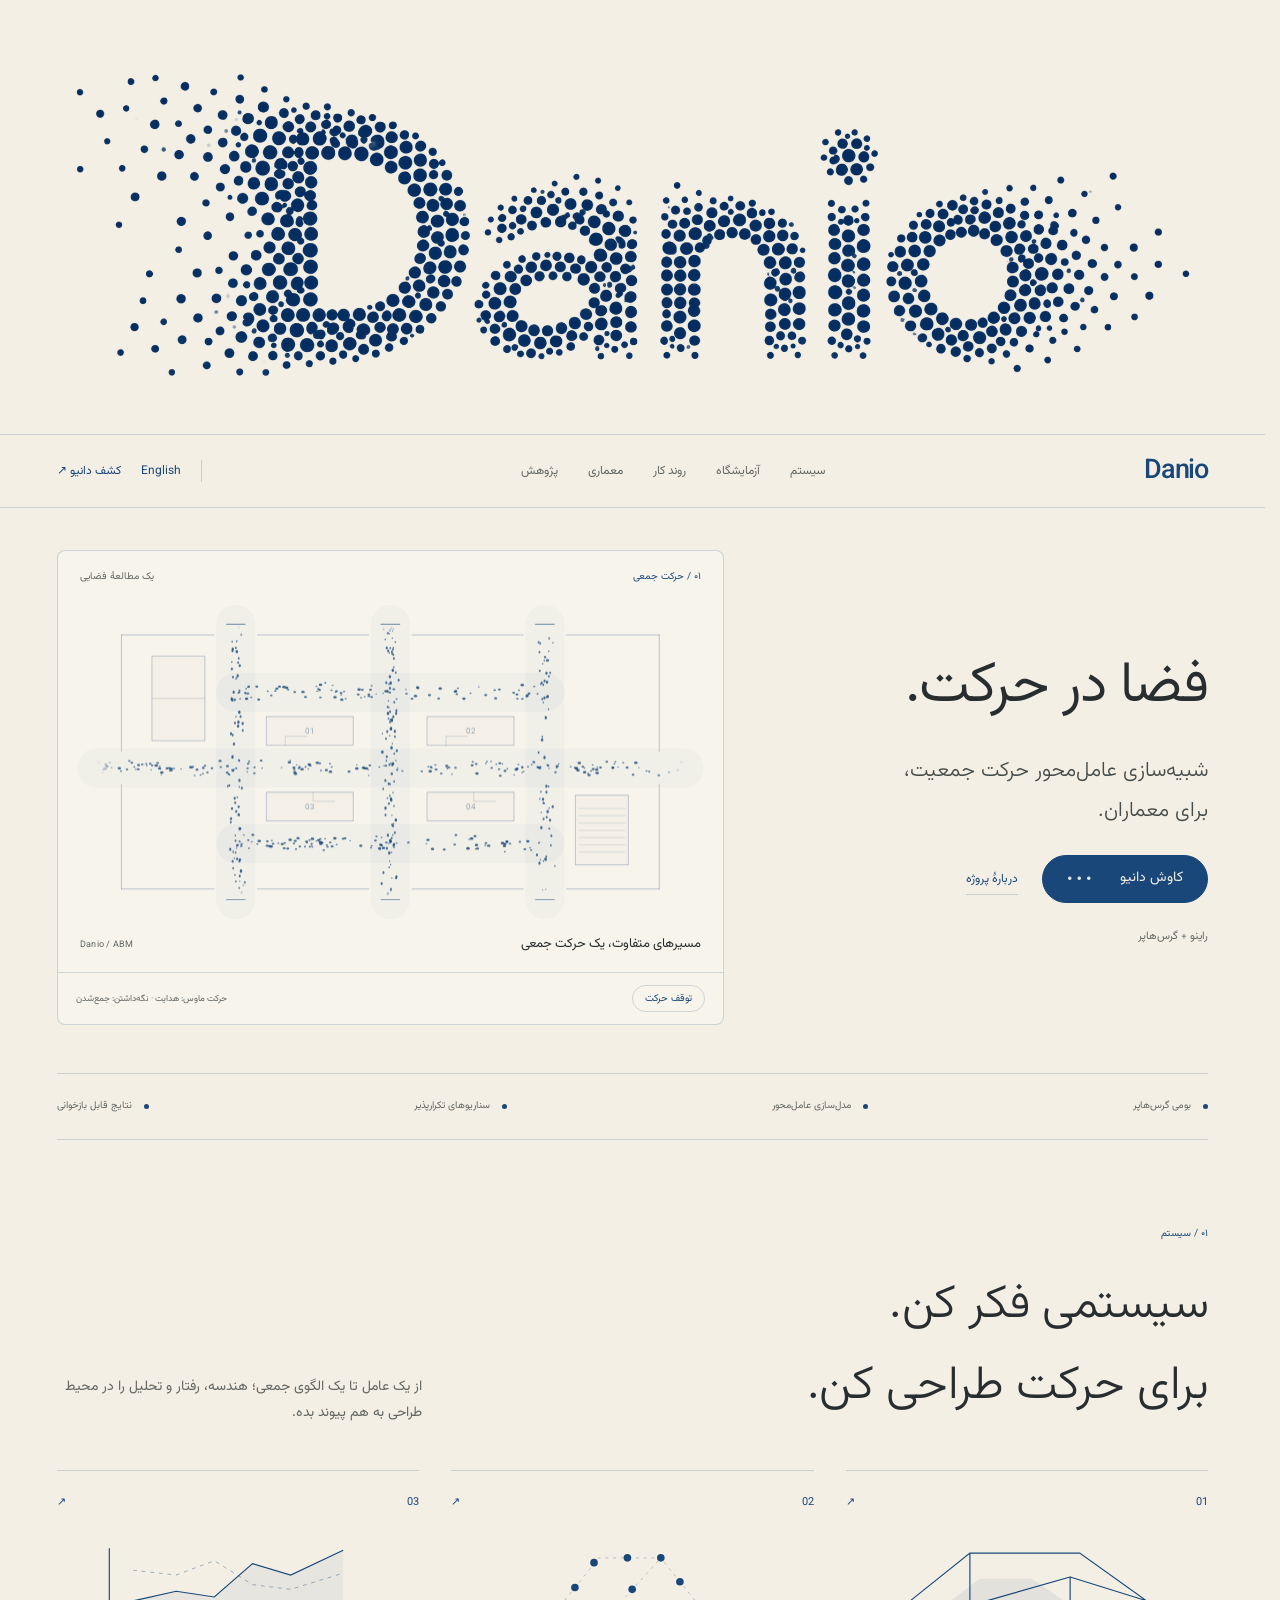
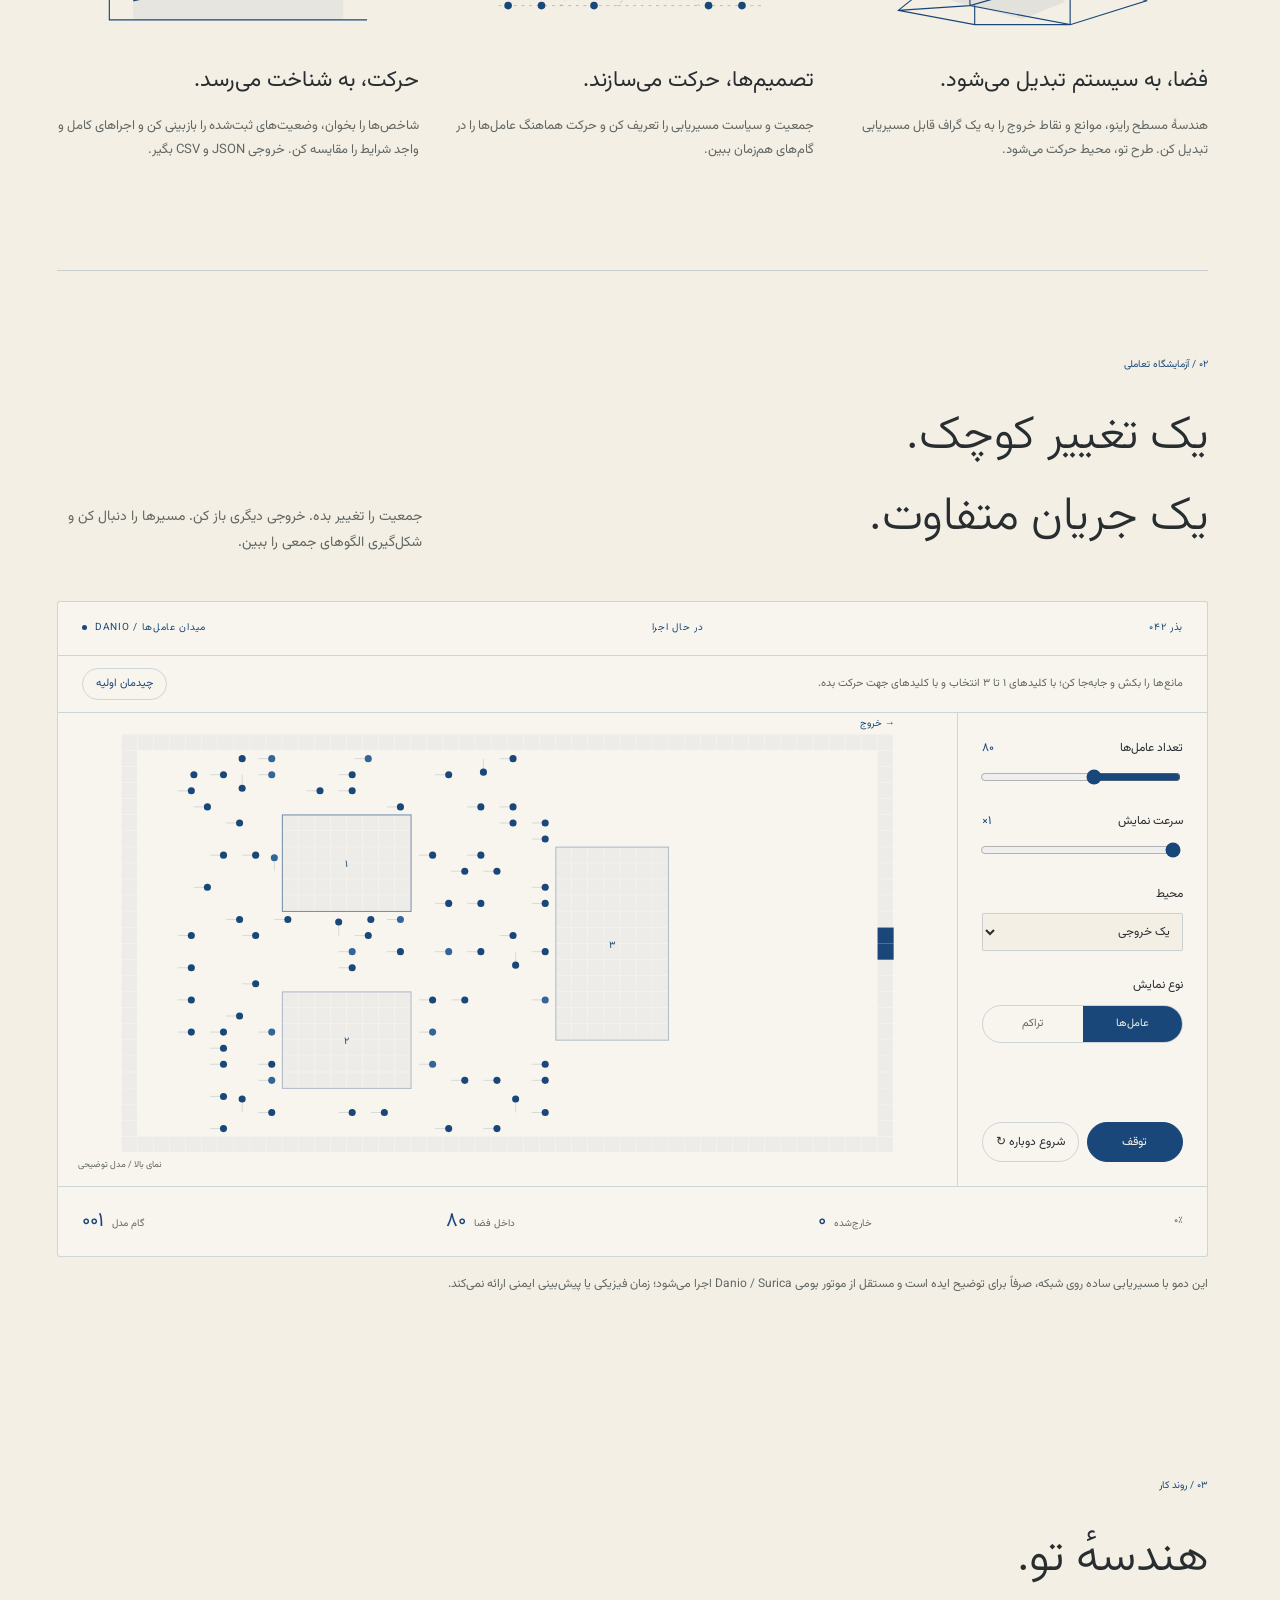
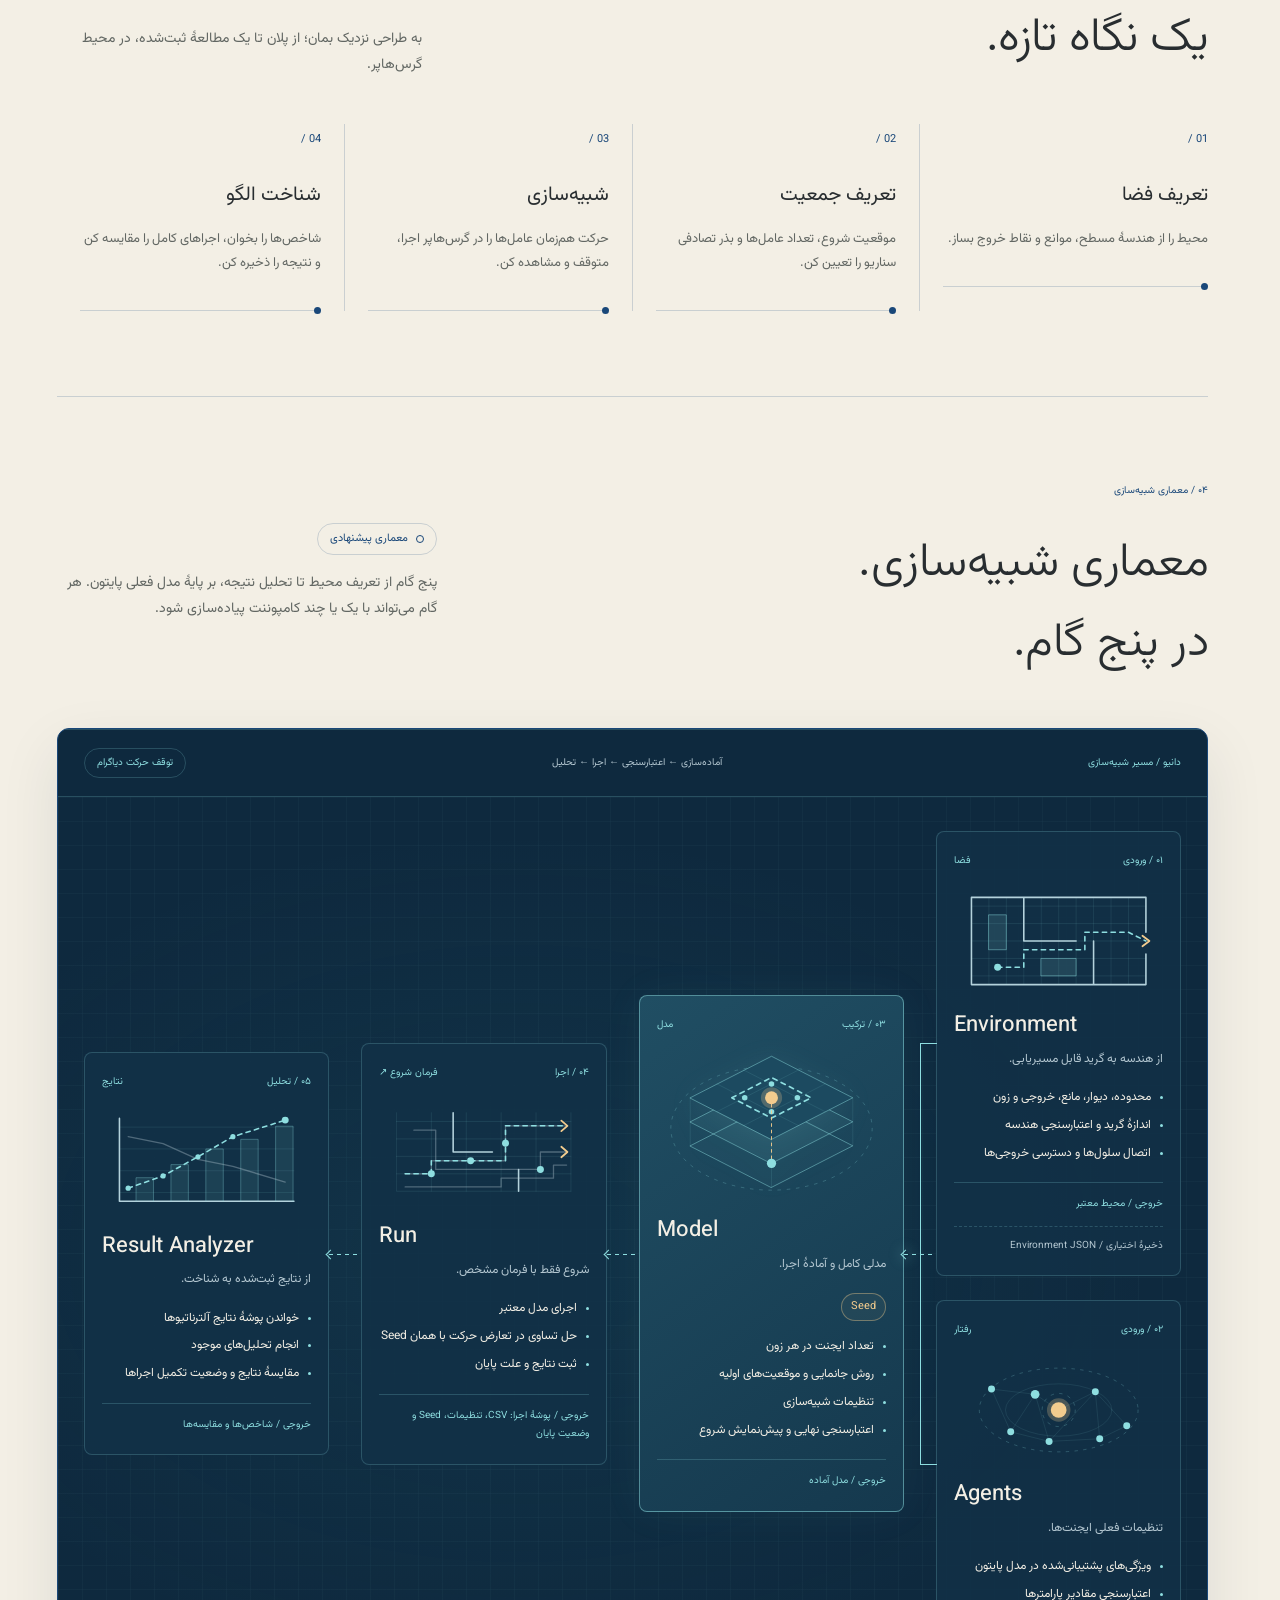
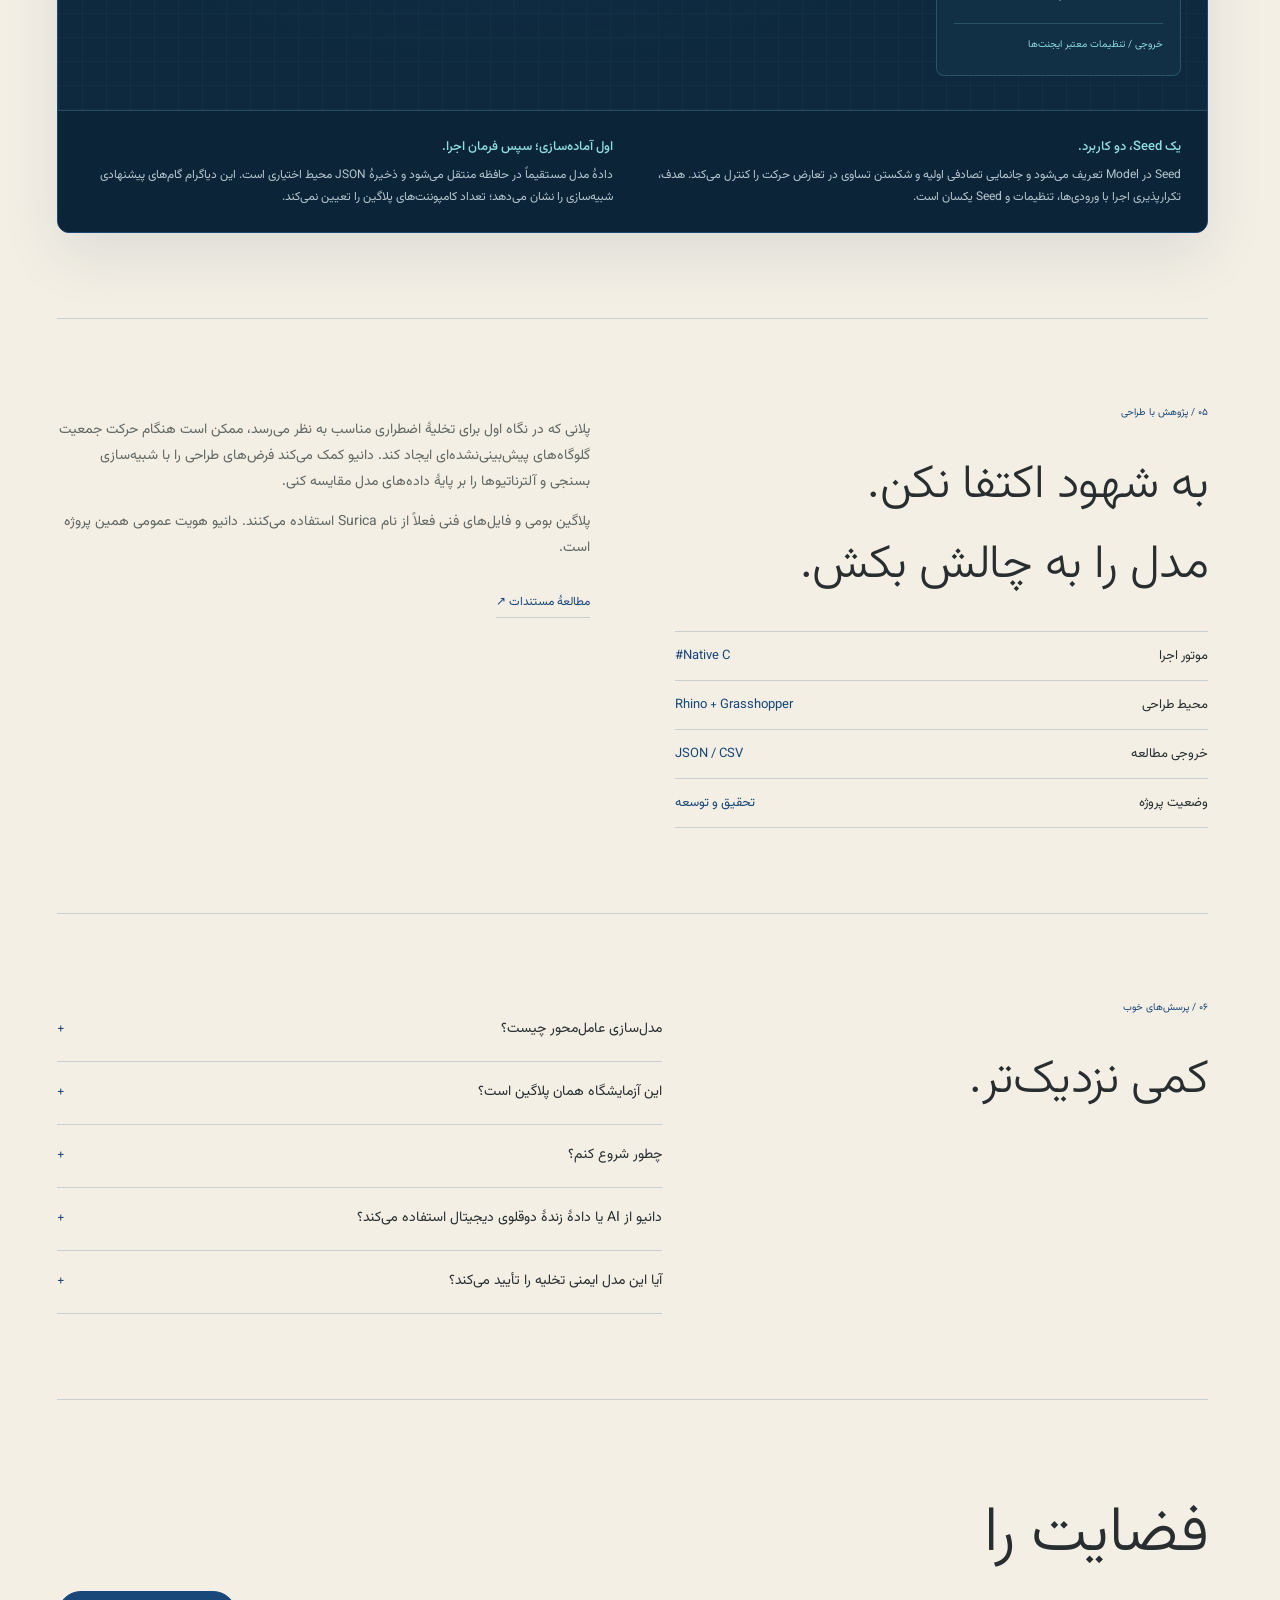
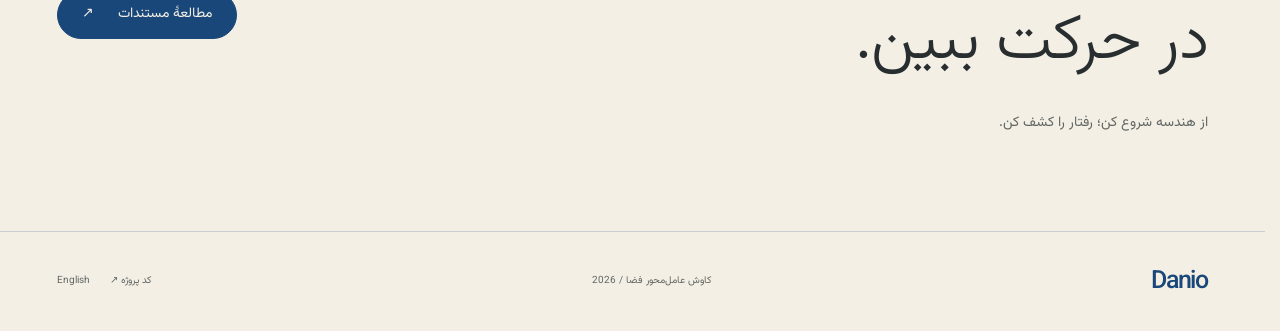
<file: fa/index.html>
<!doctype html>
<html lang="fa" dir="rtl">
<head>
<meta charset="utf-8"><meta name="viewport" content="width=device-width, initial-scale=1">
<title>دانیو — فضا، عامل‌ها، الگوهای نوظهور</title><meta name="description" content="کاوش شبیه‌سازی عامل‌محور جمعیت در راینو و گرس‌هاپر؛ همراه با نمایش تعاملی حرکت و معرفی روند مطالعهٔ فضا."><meta name="theme-color" content="#f3efe5">
<meta property="og:title" content="دانیو — فضا، عامل‌ها، الگوهای نوظهور"><meta property="og:description" content="کاوش شبیه‌سازی عامل‌محور جمعیت در راینو و گرس‌هاپر؛ همراه با نمایش تعاملی حرکت و معرفی روند مطالعهٔ فضا."><meta property="og:type" content="website">
<link rel="icon" href="../assets/favicon.svg" type="image/svg+xml"><link rel="preload" href="../assets/fonts/Vazirmatn-variable.woff2" as="font" type="font/woff2" crossorigin><link rel="stylesheet" href="../assets/style.css">
<link rel="stylesheet" href="../assets/architecture.css">
<link rel="alternate" hreflang="en" href="../en/"><script src="../assets/brand-intro.js" defer></script><script src="../assets/ambient.js" defer></script><script src="../assets/app.js" defer></script><script src="../assets/architecture.js" defer></script>
</head>
<body data-pause="توقف" data-resume="اجرا" data-running="در حال اجرا" data-paused="متوقف" data-complete="کامل شد">
<a class="skip" href="#main">رفتن به محتوا</a>
<div class="brand-masthead" aria-hidden="true"><img src="../assets/danio-wordmark.png" alt="" width="2172" height="724" fetchpriority="high"></div>
<header class="site-header"><div class="wrap header-inner"><a class="brand" href="./" aria-label="Danio">Danio</a><nav id="navigation" class="navigation" aria-label="باز و بسته کردن منو"><a href="#system">سیستم</a><a href="#playground">آزمایشگاه</a><a href="#workflow">روند کار</a><a href="#architecture">معماری</a><a href="#research">پژوهش</a></nav><div class="nav-end"><a class="lang" aria-label="تغییر زبان به انگلیسی" lang="en" href="../en/">English</a><a class="nav-cta" href="#playground">کشف دانیو ↗</a><button class="menu-toggle" aria-label="باز و بسته کردن منو" aria-controls="navigation" aria-expanded="false">☰</button></div></div></header>
<main id="main" class="wrap">
<section class="hero"><div class="hero-copy"><h1>فضا در حرکت.</h1><p>شبیه‌سازی عامل‌محور حرکت جمعیت،<br>برای معماران.</p><div class="actions"><a class="button" href="#playground">کاوش دانیو<span class="button-dots" aria-hidden="true">•••</span></a><a class="text-link" href="#research">دربارهٔ پروژه</a></div><div class="hero-note">راینو + گرس‌هاپر</div></div><div class="hero-art"><div class="flow-heading"><span>۰۱ / حرکت جمعی</span><span>یک مطالعهٔ فضایی</span></div><div class="flow-plan"><canvas id="swarm" width="900" height="510" role="img" aria-label="جریان متقاطع عامل‌ها در یک پلان معماری چندمسیره"></canvas></div><div class="flow-caption"><span>مسیرهای متفاوت، یک حرکت جمعی</span><span class="flow-caption-note">Danio / ABM</span></div><div class="flow-controls"><button type="button" class="motion-toggle" aria-pressed="true"></button><span class="field-hint" id="field-hint">حرکت ماوس: هدایت · نگه‌داشتن: جمع‌شدن</span></div></div></section>
<div class="strip"><span>بومی گرس‌هاپر</span><span>مدل‌سازی عامل‌محور</span><span>سناریوهای تکرارپذیر</span><span>نتایج قابل بازخوانی</span></div>
<section class="section" id="system"><div class="eyebrow">۰۱ / سیستم</div><div class="section-heading reveal"><h2>سیستمی فکر کن.<br>برای حرکت طراحی کن.</h2><p>از یک عامل تا یک الگوی جمعی؛ هندسه، رفتار و تحلیل را در محیط طراحی به هم پیوند بده.</p></div><div class="features"><article class="feature reveal"><div class="feature-top"><span>01</span><span>↗</span></div><div class="mini-diagram"><svg viewBox="0 0 330 110" aria-hidden="true"><path d="M30 80 105 20 220 20 290 70 210 95 110 95Z M105 20v55l105 20V45L105 75 30 80 M210 45l80 25 M110 95v-20" fill="none" stroke="currentColor" stroke-width="1.2"/><path d="m85 70 30-23 55 0 35 24-45 18Z" fill="currentColor" opacity=".08"/></svg></div><h3>فضا، به سیستم تبدیل می‌شود.</h3><p>هندسهٔ مسطح راینو، موانع و نقاط خروج را به یک گراف قابل مسیریابی تبدیل کن. طرح تو، محیط حرکت می‌شود.</p></article><article class="feature reveal"><div class="feature-top"><span>02</span><span>↗</span></div><div class="mini-diagram"><svg viewBox="0 0 330 110" aria-hidden="true"><path d="M25 75h65l40-50h65l40 50h65 M90 75h60l45-50 M150 75h85" fill="none" stroke="currentColor" stroke-opacity=".3" stroke-dasharray="3 5"/><circle cx="35" cy="75" r="4" fill="currentColor"/><circle cx="70" cy="75" r="4" fill="currentColor"/><circle cx="105" cy="56" r="4" fill="currentColor"/><circle cx="125" cy="30" r="4" fill="currentColor"/><circle cx="160" cy="25" r="4" fill="currentColor"/><circle cx="195" cy="25" r="4" fill="currentColor"/><circle cx="215" cy="50" r="4" fill="currentColor"/><circle cx="245" cy="75" r="4" fill="currentColor"/><circle cx="280" cy="75" r="4" fill="currentColor"/><circle cx="125" cy="75" r="4" fill="currentColor"/><circle cx="165" cy="58" r="4" fill="currentColor"/></svg></div><h3>تصمیم‌ها، حرکت می‌سازند.</h3><p>جمعیت و سیاست مسیریابی را تعریف کن و حرکت هماهنگ عامل‌ها را در گام‌های هم‌زمان ببین.</p></article><article class="feature reveal"><div class="feature-top"><span>03</span><span>↗</span></div><div class="mini-diagram"><svg viewBox="0 0 330 110" aria-hidden="true"><path d="M30 15v75h270 M55 70l45-10 40 6 40-35 40 12 55-26" fill="none" stroke="currentColor" stroke-width="1.2"/><path d="M55 70l45-10 40 6 40-35 40 12 55-26v73H55Z" fill="currentColor" opacity=".06"/><path d="M55 38l45 5 40-15 40 25 40 5 55-17" fill="none" stroke="currentColor" stroke-opacity=".4" stroke-dasharray="4 5"/></svg></div><h3>حرکت، به شناخت می‌رسد.</h3><p>شاخص‌ها را بخوان، وضعیت‌های ثبت‌شده را بازبینی کن و اجراهای کامل و واجد شرایط را مقایسه کن. خروجی JSON و CSV بگیر.</p></article></div></section>
<section class="lab-section" id="playground"><div class="eyebrow">۰۲ / آزمایشگاه تعاملی</div><div class="section-heading reveal"><h2>یک تغییر کوچک.<br>یک جریان متفاوت.</h2><p>جمعیت را تغییر بده. خروجی دیگری باز کن. مسیرها را دنبال کن و شکل‌گیری الگوهای جمعی را ببین.</p></div><div class="lab"><div class="lab-bar"><span><span class="live-dot"></span>DANIO / میدان عامل‌ها</span><span id="run-status">متوقف</span><span>بذر ۰۴۲</span></div><div class="lab-body"><div class="lab-stage"><canvas id="simulation" width="900" height="480" role="img" aria-label="نمایش مفهومی مسیر حرکت عامل‌ها به سمت خروجی‌ها"></canvas><div class="stage-caption">نمای بالا / مدل توضیحی</div></div><div class="lab-controls"><label class="control" for="population"><span class="control-line"><span>تعداد عامل‌ها</span><output id="population-value" for="population">80</output></span><input id="population" type="range" min="20" max="160" step="20" value="80"></label><label class="control" for="speed"><span class="control-line"><span>سرعت نمایش</span><output id="speed-value" for="speed">1×</output></span><input id="speed" type="range" min="1" max="4" value="1"></label><label class="control" for="scenario"><span>محیط</span><select id="scenario"><option value="single">یک خروجی</option><option value="dual">دو خروجی</option></select></label><div class="control"><span>نوع نمایش</span><div class="segmented" role="group" aria-label="نوع نمایش"><button data-view="agents" aria-pressed="true">عامل‌ها</button><button data-view="density" aria-pressed="false">تراکم</button></div></div><div class="lab-buttons"><button id="pause" type="button">اجرا</button><button id="reset" class="secondary" type="button">شروع دوباره ↻</button></div></div></div><div class="lab-bottom"><span><strong id="step-count">000</strong>گام مدل</span><span><strong id="remaining">80</strong>داخل فضا</span><span><strong id="exited">0</strong>خارج‌شده</span><span id="completion">0%</span></div></div><p class="demo-note">این دمو با مسیریابی ساده روی شبکه، صرفاً برای توضیح ایده است و مستقل از موتور بومی Danio / Surica اجرا می‌شود؛ زمان فیزیکی یا پیش‌بینی ایمنی ارائه نمی‌کند.</p><noscript><p class="demo-note">برای استفاده از دمو، جاوااسکریپت را فعال کن.</p></noscript></section>
<section class="section" id="workflow"><div class="eyebrow">۰۳ / روند کار</div><div class="section-heading reveal"><h2>هندسهٔ تو.<br>یک نگاه تازه.</h2><p>به طراحی نزدیک بمان؛ از پلان تا یک مطالعهٔ ثبت‌شده، در محیط گرس‌هاپر.</p></div><div class="workflow"><article class="reveal"><span class="step-number">01 /</span><h3>تعریف فضا</h3><p>محیط را از هندسهٔ مسطح، موانع و نقاط خروج بساز.</p><div class="node-line" aria-hidden="true"></div></article><article class="reveal"><span class="step-number">02 /</span><h3>تعریف جمعیت</h3><p>موقعیت شروع، تعداد عامل‌ها و بذر تصادفی سناریو را تعیین کن.</p><div class="node-line" aria-hidden="true"></div></article><article class="reveal"><span class="step-number">03 /</span><h3>شبیه‌سازی</h3><p>حرکت هم‌زمان عامل‌ها را در گرس‌هاپر اجرا، متوقف و مشاهده کن.</p><div class="node-line" aria-hidden="true"></div></article><article class="reveal"><span class="step-number">04 /</span><h3>شناخت الگو</h3><p>شاخص‌ها را بخوان، اجراهای کامل را مقایسه کن و نتیجه را ذخیره کن.</p><div class="node-line" aria-hidden="true"></div></article></div></section>
<section class="section architecture" id="architecture" aria-labelledby="architecture-title">
<div class="eyebrow">۰۴ / معماری شبیه‌سازی</div>
<div class="section-heading architecture-heading"><h2 id="architecture-title">معماری شبیه‌سازی.<br>در پنج گام.</h2><div class="architecture-intro"><span class="architecture-status">معماری پیشنهادی</span><p>پنج گام از تعریف محیط تا تحلیل نتیجه، بر پایهٔ مدل فعلی پایتون. هر گام می‌تواند با یک یا چند کامپوننت پیاده‌سازی شود.</p></div></div>
<figure class="architecture-figure" data-motion="paused" aria-labelledby="architecture-title" aria-describedby="architecture-caption">
<div class="architecture-bar"><button class="architecture-motion" type="button" aria-pressed="false" hidden>توقف حرکت دیاگرام</button><span>دانیو / مسیر شبیه‌سازی</span><span>آماده‌سازی ← اعتبارسنجی ← اجرا ← تحلیل</span></div>
<div class="architecture-flow">
<div class="architecture-sources">
<article class="architecture-node"><header><span>۰۱ / ورودی</span><span>فضا</span></header><svg class="architecture-art art-environment" viewBox="0 0 240 130" aria-hidden="true"><path class="art-grid" d="M20 25h200M20 45h200M20 65h200M20 85h200M20 105h200M40 15v100M60 15v100M80 15v100M100 15v100M120 15v100M140 15v100M160 15v100M180 15v100M200 15v100"/><path class="art-wall" d="M20 115V15h200v40m0 25v35H20M80 15v50h60M160 65v50"/><path class="art-block" d="M40 35h20v40H40zM100 85h40v20h-40z"/><path class="art-route" d="M50 95h30V75h70V55h50l20 10"/><circle class="art-agent" cx="50" cy="95" r="4"/><path class="art-exit" d="M216 59l8 6-8 6"/></svg><h3><bdi>Environment</bdi></h3><p class="architecture-role">از هندسه به گرید قابل مسیریابی.</p><ul><li>محدوده، دیوار، مانع، خروجی و زون</li><li>اندازهٔ گرید و اعتبارسنجی هندسه</li><li>اتصال سلول‌ها و دسترسی خروجی‌ها</li></ul><span class="architecture-port">خروجی / محیط معتبر</span><span class="architecture-export">ذخیرهٔ اختیاری / <bdi>Environment JSON</bdi></span></article>
<article class="architecture-node"><header><span>۰۲ / ورودی</span><span>رفتار</span></header><svg class="architecture-art art-agents" viewBox="0 0 240 130" aria-hidden="true"><ellipse class="art-orbit" cx="120" cy="65" rx="91" ry="48"/><ellipse class="art-grid" cx="120" cy="65" rx="61" ry="30"/><path class="art-grid" d="M43 41l50 6 27 18 42-21 36 39M65 90l28-43 16 54 53-57 5 54M43 41l22 49 44 11 58-3 31-15"/><g class="art-agent"><circle cx="43" cy="41" r="4"/><circle cx="65" cy="90" r="4"/><circle cx="93" cy="47" r="5"/><circle cx="109" cy="101" r="4"/><circle cx="162" cy="44" r="4"/><circle cx="167" cy="98" r="4"/><circle cx="198" cy="83" r="4"/></g><circle class="art-core" cx="120" cy="65" r="9"/><circle class="art-orbit" cx="120" cy="65" r="19"/></svg><h3><bdi>Agents</bdi></h3><p class="architecture-role">تنظیمات فعلی ایجنت‌ها.</p><ul><li>ویژگی‌های پشتیبانی‌شده در مدل پایتون</li><li>اعتبارسنجی مقادیر پارامترها</li></ul><span class="architecture-port">خروجی / تنظیمات معتبر ایجنت‌ها</span></article>
</div>
<article class="architecture-node architecture-model architecture-connected"><header><span>۰۳ / ترکیب</span><span>مدل</span></header><svg class="architecture-art art-model" viewBox="0 0 240 170" aria-hidden="true"><ellipse class="art-orbit" cx="120" cy="88" rx="109" ry="67"/><path class="art-layer art-layer-bottom" d="M32 107l88-45 88 45-88 45z"/><path class="art-layer art-layer-middle" d="M32 81l88-45 88 45-88 45z"/><path class="art-layer art-layer-top" d="M32 55l88-45 88 45-88 45z"/><path class="art-grid" d="M61 40l88 45M90 25l88 45M61 70l88-45M90 85l88-45M32 55v52m88-7v52m88-97v52"/><path class="art-route" d="M77 55l43-22 43 22-43 22z"/><g class="art-agent"><circle cx="91" cy="55" r="3"/><circle cx="120" cy="40" r="3"/><circle cx="148" cy="55" r="3"/><circle cx="120" cy="70" r="3"/></g><path class="art-core-line" d="M120 55v71"/><circle class="art-core" cx="120" cy="55" r="7"/><circle class="art-agent" cx="120" cy="126" r="5"/></svg><h3><bdi>Model</bdi></h3><p class="architecture-role">مدلی کامل و آمادهٔ اجرا.</p><span class="architecture-seed">Seed</span><ul><li>تعداد ایجنت در هر زون</li><li>روش جانمایی و موقعیت‌های اولیه</li><li>تنظیمات شبیه‌سازی</li><li>اعتبارسنجی نهایی و پیش‌نمایش شروع</li></ul><span class="architecture-port">خروجی / مدل آماده</span></article>
<article class="architecture-node architecture-connected"><header><span>۰۴ / اجرا</span><span>فرمان شروع ↗</span></header><svg class="architecture-art art-run" viewBox="0 0 240 130" aria-hidden="true"><path class="art-grid" d="M20 20v90h200M20 90h200M20 70h200M20 50h200M20 30h200M60 20v90M100 20v90M140 20v90M180 20v90M220 20v90"/><path class="art-wall" d="M85 20v45h45m30 20v25"/><path class="art-trail" d="M30 90h30V75h85V35h70M40 40h25v45h120V65h30M30 105h110V95h60V80h15"/><path class="art-route" d="M30 90h30V75h85V35h70"/><g class="art-agent"><circle cx="60" cy="90" r="4"/><circle cx="105" cy="75" r="4"/><circle cx="145" cy="55" r="4"/><circle cx="185" cy="85" r="4"/></g><path class="art-exit" d="M209 29l7 6-7 6M209 59l7 6-7 6"/></svg><h3><bdi>Run</bdi></h3><p class="architecture-role">شروع فقط با فرمان مشخص.</p><ul><li>اجرای مدل معتبر</li><li>حل تساوی در تعارض حرکت با همان Seed</li><li>ثبت نتایج و علت پایان</li></ul><span class="architecture-port">خروجی / پوشهٔ اجرا: CSV، تنظیمات، Seed و وضعیت پایان</span></article>
<article class="architecture-node architecture-connected"><header><span>۰۵ / تحلیل</span><span>نتایج</span></header><svg class="architecture-art art-analysis" viewBox="0 0 240 130" aria-hidden="true"><path class="art-grid" d="M20 25h200M20 50h200M20 75h200M20 100h200"/><path class="art-wall" d="M20 15v95h200"/><path class="art-bars" d="M39 110V83h20v27m20 0V68h20v42m20 0V50h20v60m20 0V39h20v71m20 0V24h20v86"/><path class="art-trail" d="M30 36l40 8 40 18 40 8 60 18"/><path class="art-route" d="M30 95l40-14 40-22 40-23 60-19"/><g class="art-agent"><circle cx="30" cy="95" r="3"/><circle cx="70" cy="81" r="3"/><circle cx="110" cy="59" r="3"/><circle cx="150" cy="36" r="3"/><circle cx="210" cy="17" r="4"/></g></svg><h3><bdi>Result Analyzer</bdi></h3><p class="architecture-role">از نتایج ثبت‌شده به شناخت.</p><ul><li>خواندن پوشهٔ نتایج آلترناتیوها</li><li>انجام تحلیل‌های موجود</li><li>مقایسهٔ نتایج و وضعیت تکمیل اجراها</li></ul><span class="architecture-port">خروجی / شاخص‌ها و مقایسه‌ها</span></article>
</div>
<figcaption class="architecture-caption" id="architecture-caption"><p><strong>یک Seed، دو کاربرد.</strong>Seed در Model تعریف می‌شود و جانمایی تصادفی اولیه و شکستن تساوی در تعارض حرکت را کنترل می‌کند. هدف، تکرارپذیری اجرا با ورودی‌ها، تنظیمات و Seed یکسان است.</p><p><strong>اول آماده‌سازی؛ سپس فرمان اجرا.</strong>دادهٔ مدل مستقیماً در حافظه منتقل می‌شود و ذخیرهٔ JSON محیط اختیاری است. این دیاگرام گام‌های پیشنهادی شبیه‌سازی را نشان می‌دهد؛ تعداد کامپوننت‌های پلاگین را تعیین نمی‌کند.</p></figcaption>
</figure>
</section>
<section class="section research" id="research"><div class="reveal"><div class="eyebrow">۰۵ / پژوهش با طراحی</div><h2>به شهود اکتفا نکن.<br>مدل را به چالش بکش.</h2><div class="research-list"><div><span>موتور اجرا</span><span>Native C#</span></div><div><span>محیط طراحی</span><span>Rhino + Grasshopper</span></div><div><span>خروجی مطالعه</span><span>JSON / CSV</span></div><div><span>وضعیت پروژه</span><span>تحقیق و توسعه</span></div></div></div><div class="reveal"><p>پلانی که در نگاه اول برای تخلیهٔ اضطراری مناسب به نظر می‌رسد، ممکن است هنگام حرکت جمعیت گلوگاه‌های پیش‌بینی‌نشده‌ای ایجاد کند. دانیو کمک می‌کند فرض‌های طراحی را با شبیه‌سازی بسنجی و آلترناتیوها را بر پایهٔ داده‌های مدل مقایسه کنی.</p><p>پلاگین بومی و فایل‌های فنی فعلاً از نام Surica استفاده می‌کنند. دانیو هویت عمومی همین پروژه است.</p><div class="actions"><a class="text-link" href="https://github.com/imahdiehm/danio/blob/main/plugin/README.md">مطالعهٔ مستندات ↗</a></div></div></section>
<section class="section faq-layout"><div><div class="eyebrow">۰۶ / پرسش‌های خوب</div><h2>کمی نزدیک‌تر.</h2></div><div><details><summary>مدل‌سازی عامل‌محور چیست؟</summary><p>در این روش، افراد به‌صورت عامل‌هایی با قواعد محلی نمایش داده می‌شوند. تعامل آن‌ها با محیط و یکدیگر، الگوهای جمعی قابل مطالعه ایجاد می‌کند.</p></details><details><summary>این آزمایشگاه همان پلاگین است؟</summary><p>خیر. این نمایش مرورگر برای توضیح ایده از یک شبکهٔ کوچک و مسیریابی ساده استفاده می‌کند. پلاگین بومی C#، سیاست شبیه‌سازی، ثبت نتایج، شاخص‌ها و روش‌های ارزیابی خودش را دارد.</p></details><details><summary>چطور شروع کنم؟</summary><p>راهنمای فنی، ساخت فایل واحد Surica.gha و بارگذاری آن در گرس‌هاپر را توضیح می‌دهد. ساخت نسخهٔ فعلی به ویندوز، SDK دات‌نت و SDK نصب‌شدهٔ راینو نیاز دارد. این سایت دانلود عمومی فایل آماده ارائه نمی‌کند.</p></details><details><summary>دانیو از AI یا دادهٔ زندهٔ دوقلوی دیجیتال استفاده می‌کند؟</summary><p>روند بومی فعلی بر عامل‌های قاعده‌محور و نتایج ثبت‌شدهٔ شبیه‌سازی استوار است. نمای متحرک پلان، تصویری مفهومی است؛ استنتاج یادگیری ماشین، اتصال حسگر یا همگام‌سازی زنده با فضای فیزیکی در آن وجود ندارد.</p></details><details><summary>آیا این مدل ایمنی تخلیه را تأیید می‌کند؟</summary><p>این پروژه برای پژوهش و کاوش سناریوهاست. استفاده از نتایج در تصمیم‌های ایمنی، به کالیبراسیون فیزیکی و اعتبارسنجی مستقل رفتار نیاز دارد.</p></details></div></section>
<section class="closing reveal"><div><h2>فضایت را<br>در حرکت ببین.</h2><p>از هندسه شروع کن؛ رفتار را کشف کن.</p></div><a class="button" href="https://github.com/imahdiehm/danio/blob/main/plugin/README.md">مطالعهٔ مستندات <span aria-hidden="true">↗</span></a></section>
</main><footer class="wrap footer"><a class="brand" href="#main">Danio</a><span>کاوش عامل‌محور فضا / 2026</span><div class="footer-links"><a href="https://github.com/imahdiehm/danio">کد پروژه ↗</a><a href="../en/" lang="en">English</a></div></footer>
</body></html>
</file>
<file: assets/style.css>
@font-face{font-family:Vazirmatn;src:url('./fonts/Vazirmatn-variable.woff2') format('woff2');font-weight:100 900;font-style:normal;font-display:swap}
:root{color-scheme:light;--paper:#f3efe5;--panel:#f8f5ee;--blue:#194779;--ink:#282d30;--muted:#626763;--line:#19477930;--accent:#194779;--mono:Vazirmatn,'Segoe UI',sans-serif;--font:Vazirmatn,'Segoe UI',Arial,sans-serif}
*{box-sizing:border-box}html{scroll-behavior:smooth;scroll-padding-top:95px}body{margin:0;background:var(--paper);color:var(--ink);font-family:var(--font);line-height:1.85}a{color:inherit;text-decoration:none}button,input,select{font:inherit}button{cursor:pointer}a:focus-visible,button:focus-visible,input:focus-visible,select:focus-visible,summary:focus-visible{outline:2px solid var(--accent);outline-offset:5px}::selection{background:var(--blue);color:var(--paper)}
.wrap{max-width:1480px;margin:auto;padding-inline:4.5%}.brand-masthead{height:clamp(190px,34vw,435px);display:flex;align-items:center;justify-content:center;padding:24px 4% 14px;border-bottom:1px solid var(--line);overflow:hidden}.brand-masthead img{display:block;width:100%;height:100%;object-fit:contain}
.site-header{position:sticky;top:0;z-index:20;background:#f3efe5f5;border-bottom:1px solid var(--line);backdrop-filter:blur(12px)}.header-inner{height:72px;display:flex;align-items:center;justify-content:space-between;gap:25px}.brand{font:500 27px var(--font);letter-spacing:-1.2px;color:var(--blue);direction:ltr}.navigation{display:flex;gap:30px;align-items:center;font-size:12px;color:var(--muted)}.navigation a{position:relative;transition:color .2s}.navigation a:hover{color:var(--blue)}.navigation a:after{content:'';position:absolute;bottom:-8px;inset-inline-start:0;width:0;height:2px;background:var(--accent);transition:width .25s}.navigation a:hover:after{width:100%}.nav-end{display:flex;align-items:center;gap:20px}.lang{font-size:12px;color:var(--blue);border-inline-start:1px solid var(--line);padding-inline-start:20px}.nav-cta{font-size:12px;color:var(--blue)}.menu-toggle{display:none}
.hero{display:grid;grid-template-columns:.95fr 1.3fr;align-items:center;gap:22px;min-height:380px;padding-block:24px 35px}.hero-copy{position:relative;z-index:2}.hero h1{font-size:clamp(37px,4.35vw,64px);font-weight:300;letter-spacing:-2px;line-height:1.2;margin:12px 0 16px;white-space:nowrap}.hero p{font-size:clamp(17px,1.9vw,26px);font-weight:300;line-height:1.5;max-width:455px;margin:0;color:#454b49}.actions{display:flex;align-items:center;gap:24px;flex-wrap:wrap;margin-top:25px}.button{display:inline-flex;align-items:center;justify-content:space-between;gap:24px;background:var(--blue);color:var(--paper);padding:10px 24px;border:1px solid var(--blue);border-radius:40px;font-size:14px;font-weight:400;transition:background .2s,transform .2s}.button:hover{background:#10355e;transform:translateY(-2px)}.button-dots{font-family:Arial,sans-serif;font-size:13px;letter-spacing:5px;color:#e5e4dc}.text-link{font-size:12px;color:var(--blue);border-bottom:1px solid var(--line);padding-block:4px}.text-link:hover{border-color:var(--blue)}.hero-note{font-size:9px;letter-spacing:1.2px;color:var(--muted);margin-top:24px}.hero-art{position:relative;min-width:0;aspect-ratio:1.65;direction:ltr}.hero-art canvas{position:absolute;inset:0;display:block;width:100%;height:calc(100% - 32px)}.motion-toggle{position:absolute;bottom:0;left:0;border:0;background:var(--paper);color:var(--muted);padding:3px 0;font-size:9px}.field-hint{position:absolute;bottom:0;right:0;color:var(--muted);font-size:9px;pointer-events:none}.strip{display:flex;justify-content:space-between;align-items:center;gap:18px;border-block:1px solid var(--line);padding-block:23px;color:var(--muted);font-size:10px;letter-spacing:.7px}.strip span{display:flex;align-items:center;gap:12px}.strip span:before{content:'';display:block;width:5px;height:5px;border-radius:50%;background:var(--blue)}
.section{padding-block:85px;border-bottom:1px solid var(--line)}.eyebrow{font-size:10px;color:var(--blue);letter-spacing:1px}.section-heading{display:flex;justify-content:space-between;align-items:end;gap:40px;margin:22px 0 44px}h2{font-size:clamp(30px,3.7vw,49px);font-weight:300;line-height:1.35;letter-spacing:-1.5px;margin:0}.section-heading>p{font-size:14px;color:var(--muted);max-width:365px;margin:0}.features{display:grid;grid-template-columns:repeat(3,1fr);gap:32px}.feature{padding:22px 0;border-top:1px solid var(--line);transition:border-color .25s}.feature:hover{border-color:var(--blue)}.feature-top{display:flex;justify-content:space-between;font-size:11px;color:var(--blue)}.feature h3{font-size:22px;font-weight:400;letter-spacing:-.5px;margin:22px 0 10px}.feature p{font-size:13px;color:var(--muted);margin-bottom:0}.mini-diagram{height:105px;margin-top:20px;direction:ltr}.mini-diagram svg{width:100%;height:100%;color:var(--blue)}
.lab-section{padding-block:85px}.lab{border:1px solid var(--line);border-radius:3px;overflow:hidden;direction:ltr;background:var(--panel)}.lab-bar{padding:17px 24px;display:flex;justify-content:space-between;border-bottom:1px solid var(--line);font-size:10px;gap:15px;color:var(--blue);letter-spacing:.7px}.live-dot{display:inline-block;width:5px;height:5px;border-radius:50%;background:var(--blue);margin-right:8px}.lab-body{display:grid;grid-template-columns:1fr 250px}.lab-stage{position:relative;min-width:0}.lab-stage canvas{display:block;width:100%;aspect-ratio:1.9;min-height:290px}.stage-caption{position:absolute;bottom:12px;left:20px;font-size:9px;color:var(--muted);pointer-events:none}.lab-controls{border-left:1px solid var(--line);padding:24px;display:flex;flex-direction:column;gap:23px}.control{display:flex;flex-direction:column;gap:8px;font-size:12px}.control-line{display:flex;justify-content:space-between}.control output{font-size:12px;color:var(--blue)}input[type=range]{width:100%;accent-color:var(--blue);cursor:pointer}.control select{width:100%;background:var(--paper);border:1px solid var(--line);color:var(--ink);padding:8px;font-size:12px;border-radius:2px}.segmented{display:flex;border:1px solid var(--line);border-radius:25px;overflow:hidden}.segmented button{width:50%;background:none;color:var(--muted);border:0;padding:8px 5px;font-size:11px}.segmented button[aria-pressed=true]{background:var(--blue);color:var(--paper)}.lab-buttons{display:flex;gap:8px;margin-top:auto}.lab-buttons button{background:var(--blue);color:var(--paper);border:1px solid var(--blue);padding:8px 10px;font-size:12px;flex:1;border-radius:25px}.lab-buttons button.secondary{background:transparent;border-color:var(--line);color:var(--ink)}.lab-bottom{display:flex;gap:28px;align-items:center;justify-content:space-between;border-top:1px solid var(--line);padding:16px 24px;font-size:10px;color:var(--muted)}.lab-bottom strong{font-size:20px;font-weight:400;color:var(--blue);margin-right:8px}.demo-note{font-size:12px;color:var(--muted);margin-top:16px}
.workflow{display:grid;grid-template-columns:repeat(4,1fr);margin-top:45px}.workflow article{padding:0 23px;border-inline-start:1px solid var(--line)}.workflow article:first-child{padding-inline-start:0;border:0}.step-number{font-size:11px;color:var(--blue)}.workflow h3{font-size:20px;font-weight:400;margin:24px 0 12px}.workflow p{font-size:13px;color:var(--muted)}.node-line{margin-top:35px;height:1px;background:var(--line);position:relative}.node-line:before{content:'';position:absolute;top:-3px;inset-inline-start:0;width:7px;height:7px;background:var(--blue);border-radius:50%}.research{display:grid;grid-template-columns:1fr 1fr;gap:85px}.research h2,.faq-layout h2{margin-top:22px}.research p{font-size:14px;color:var(--muted)}.research-list{border-top:1px solid var(--line);margin-top:25px}.research-list div{display:flex;justify-content:space-between;gap:15px;padding:12px 0;border-bottom:1px solid var(--line);font-size:13px}.research-list span:last-child{color:var(--blue)}.faq-layout{display:grid;grid-template-columns:1fr 1.3fr;gap:80px}details{border-bottom:1px solid var(--line);padding-block:18px}summary{cursor:pointer;font-size:14px;list-style:none;display:flex;justify-content:space-between;gap:20px}summary::-webkit-details-marker{display:none}summary:after{content:'+';color:var(--blue)}details[open] summary:after{content:'−'}details p{font-size:13px;color:var(--muted);padding-inline-end:24px}.closing{padding-block:80px;display:flex;align-items:center;justify-content:space-between;gap:35px}.closing h2{font-size:clamp(40px,5vw,70px)}.closing em{font-style:normal;color:var(--blue)}.closing p{font-size:14px;color:var(--muted)}.footer{border-top:1px solid var(--line);padding-block:30px;display:flex;align-items:center;justify-content:space-between;gap:20px;font-size:10px;color:var(--muted)}.footer .brand{font-size:25px}.footer-links{display:flex;gap:20px}
.skip{position:fixed;top:-100px;left:15px;z-index:100;background:var(--panel);padding:10px}.skip:focus{top:10px}.js .reveal{opacity:0;transform:translateY(16px);transition:opacity .6s,transform .6s}.js .reveal.visible{opacity:1;transform:none}#swarm{cursor:crosshair;touch-action:pan-y}#swarm[data-pointer-mode=attract]{cursor:grabbing}#simulation{touch-action:none}#simulation.over-obstacle{cursor:grab}#simulation.dragging{cursor:grabbing}#simulation:focus-visible{outline-offset:-4px}.layout-tools{display:flex;align-items:center;flex-wrap:wrap;gap:10px 20px;padding:12px 24px;border-bottom:1px solid var(--line);color:var(--muted);font-size:11px}.layout-tools button{margin-inline-start:auto;padding:5px 13px;border:1px solid var(--line);border-radius:25px;background:transparent;color:var(--blue);font-size:11px}.layout-status:empty{display:none}.layout-status{flex-basis:100%;color:var(--blue)}
[dir=rtl] .hero h1{font-size:clamp(38px,4.5vw,62px);font-weight:350;letter-spacing:-1px;line-height:1.65}[dir=rtl] .hero p{font-size:21px;line-height:1.9}[dir=rtl] h2{letter-spacing:-.5px;line-height:1.7}[dir=rtl] .eyebrow,[dir=rtl] .strip{letter-spacing:0}[dir=rtl] .hero-note{letter-spacing:0;font-size:11px}[dir=rtl] .lab-controls,[dir=rtl] .layout-tools{direction:rtl}[dir=rtl] .field-hint{direction:rtl;font-size:9px}[dir=rtl] .feature h3{letter-spacing:0}
@media(max-width:1100px){.navigation{gap:18px}.hero{grid-template-columns:1fr 1.1fr}.lab-body{grid-template-columns:1fr 220px}.research,.faq-layout{gap:40px}.field-hint{max-width:180px;font-size:8px}.strip{font-size:9px}}
@media(max-width:760px){html{scroll-padding-top:90px}.brand-masthead{height:clamp(155px,39vw,290px);padding:16px 3%}.header-inner{height:66px;gap:15px}.brand{font-size:25px}.navigation{display:none;position:absolute;top:66px;inset-inline:0;padding:20px 5%;background:var(--paper);border-bottom:1px solid var(--line);flex-wrap:wrap}.navigation.open{display:flex}.nav-end{gap:15px}.nav-cta{display:none}.menu-toggle{display:block;background:none;border:1px solid var(--line);border-radius:25px;color:var(--blue);padding:4px 12px;font-size:18px}.lang{border:0;padding:0}.hero{grid-template-columns:1fr;min-height:0;gap:22px;padding-block:35px 28px}.hero h1{font-size:clamp(37px,8.5vw,57px);letter-spacing:-1.5px;margin-block:5px 13px}.hero p{font-size:20px}.hero-note{margin-top:18px}.hero-art{width:100%;max-width:620px;justify-self:center;aspect-ratio:1.5}.field-hint{max-width:170px;font-size:8px}.motion-toggle{font-size:8px}.strip{display:grid;grid-template-columns:1fr 1fr;gap:15px;padding-block:20px;font-size:9px;letter-spacing:0}.section,.lab-section{padding-block:55px}.section-heading{display:block;margin-bottom:30px}.section-heading>p{margin-top:18px;max-width:440px}.features{grid-template-columns:1fr;gap:20px}.mini-diagram{height:85px}.feature{padding-block:20px}.lab-body{grid-template-columns:1fr}.lab-controls{border-left:0;border-top:1px solid var(--line);display:grid;grid-template-columns:1fr 1fr;padding:18px;gap:20px}.lab-buttons{margin:0;align-items:end}.lab-stage canvas{aspect-ratio:1.5;min-height:240px}.lab-bar{font-size:8px;padding:15px}.lab-bottom{gap:15px;padding:15px;font-size:9px;flex-wrap:wrap}.lab-bottom strong{font-size:17px}.layout-tools{padding:12px 15px;font-size:10px;gap:10px}.workflow{grid-template-columns:1fr 1fr;gap:30px 15px}.workflow article{padding-inline:16px}.workflow article:nth-child(3){padding-inline-start:0;border:0}.research,.faq-layout{grid-template-columns:1fr;gap:30px}.closing{align-items:start;flex-direction:column;padding-block:55px}.footer{flex-wrap:wrap;gap:20px}.footer>span{font-size:9px}[dir=rtl] .hero h1{font-size:clamp(36px,8.8vw,53px);letter-spacing:-.5px}[dir=rtl] .hero p{font-size:19px}[dir=rtl] .strip{font-size:11px}[dir=rtl] h2{font-size:30px}html:not(.js) .header-inner{height:auto;min-height:66px;flex-wrap:wrap;padding-block:15px}html:not(.js) .navigation{display:flex;position:static;order:3;width:100%;padding:10px 0 0;border:0}html:not(.js) .menu-toggle{display:none}}
@media(prefers-reduced-motion:reduce){html{scroll-behavior:auto}*,*:before,*:after{animation:none!important;transition:none!important}.js .reveal{opacity:1;transform:none}}

/* The original particle asset stays as the progressive-enhancement fallback. */
.brand-masthead{position:relative}
.hero{grid-template-columns:.9fr 1.35fr;gap:40px;padding-block:42px 48px;min-height:425px}
.hero-art{aspect-ratio:auto;min-width:0;width:100%;align-self:center;border:1px solid var(--line);border-radius:8px;background:#f7f4ec;overflow:hidden;direction:ltr}
.flow-heading{display:flex;align-items:center;justify-content:space-between;gap:14px;padding:17px 22px 0;color:var(--blue);font-size:9px;letter-spacing:1px}
.flow-heading span:last-child{color:var(--muted);letter-spacing:0}
.flow-plan{position:relative;aspect-ratio:1.95;min-height:245px;margin:5px 0 0}
.hero-art .flow-plan canvas{position:absolute;inset:0;display:block;width:100%;height:100%}
.flow-caption{display:flex;align-items:baseline;justify-content:space-between;gap:16px;padding:0 22px 16px;font-size:13px;color:var(--ink)}
.flow-caption-note{color:var(--muted);font-size:9px;white-space:nowrap;letter-spacing:.6px}
.flow-controls{display:flex;align-items:center;justify-content:space-between;gap:18px;border-top:1px solid var(--line);padding:12px 18px;min-height:51px}
.hero-art .motion-toggle{position:static;flex-shrink:0;border:1px solid var(--line);border-radius:20px;background:transparent;color:var(--blue);padding:5px 12px;font-size:10px;line-height:1.5;transition:background .2s,border-color .2s}
.motion-toggle:empty{display:none}
.motion-toggle:hover{background:#1947790b;border-color:#19477970}
.hero-art .field-hint{position:static;font-size:9px;color:var(--muted);max-width:none;text-align:end;line-height:1.6}
#swarm[data-pointer-mode=gather]{cursor:grabbing}
[dir=rtl] .flow-heading,[dir=rtl] .flow-caption,[dir=rtl] .flow-controls{direction:rtl}
[dir=rtl] .flow-heading{letter-spacing:0;font-size:10px}
[dir=rtl] .flow-caption-note{direction:ltr;letter-spacing:.2px}
[dir=rtl] .hero-art .field-hint{font-size:9px}
@media(max-width:1100px){.hero{grid-template-columns:1fr 1.15fr;gap:24px}.flow-heading{padding-inline:16px;font-size:8px}.flow-caption{padding-inline:16px;font-size:12px}.flow-controls{padding:11px 13px;gap:10px}.hero-art .field-hint{font-size:8px}}
@media(max-width:760px){.hero{grid-template-columns:1fr;gap:30px;padding-block:32px;min-height:0}.hero-art{aspect-ratio:auto;max-width:620px}.flow-heading{font-size:8px;padding:15px 15px 0}.flow-plan{aspect-ratio:1.45;min-height:220px}.flow-caption{padding:2px 15px 14px;font-size:12px}.flow-caption-note{font-size:8px}.flow-controls{padding:11px 12px;gap:12px}.hero-art .motion-toggle{font-size:10px}.hero-art .field-hint{font-size:8px;max-width:170px}[dir=rtl] .hero-art .field-hint{font-size:9px;max-width:185px}}

/* Intro is created only when the original image is ready. No loading gate without JS. */
html{scrollbar-gutter:stable}
body.intro-running{overflow:hidden}
.brand-masthead.intro-active img{opacity:0}
.brand-intro{position:fixed;inset:0;z-index:1000;background:#f3efe5;direction:ltr}
.brand-intro canvas{display:block;width:100%;height:100%;pointer-events:none}
.intro-skip{position:absolute;bottom:30px;inset-inline-end:4.5%;padding:9px 18px;border:1px solid var(--line);border-radius:25px;background:var(--paper);color:var(--blue);font-size:11px}
.intro-skip:hover{border-color:var(--blue)}
@media(prefers-reduced-motion:reduce){.brand-masthead img{opacity:1!important}}
</file>
<file: assets/architecture.css>
/* Proposed plugin architecture: semantic content and CSS-only connectors. */
.architecture-heading{align-items:start}
.architecture-intro{max-width:380px}
.architecture-intro p{font-size:14px;color:var(--muted);margin:16px 0 0}
.architecture-status{display:inline-flex;align-items:center;gap:8px;padding:5px 12px;border:1px solid var(--line);border-radius:30px;font-size:11px;color:var(--blue)}
.architecture-status:before{content:'';width:6px;height:6px;border:1px solid currentColor;border-radius:50%}
.architecture-figure{margin:0}
.architecture-bar{display:flex;justify-content:space-between;gap:16px;padding-block:16px;border-block:1px solid var(--line);font-size:10px;color:var(--blue)}
.architecture-bar span:last-child{color:var(--muted)}
.architecture-flow{--wire:32px;display:grid;grid-template-columns:1fr 1.08fr 1fr 1fr;gap:var(--wire);align-items:center;padding:36px 0;direction:ltr}
.architecture-sources{display:grid;gap:24px;position:relative}
.architecture-sources:after{content:'';position:absolute;inset-block:25%;inset-inline-end:-16px;width:16px;border:1px solid var(--blue);border-inline-start:0}
.architecture-node{position:relative;min-width:0;border:1px solid var(--line);border-radius:6px;padding:22px 20px;background:var(--panel)}
.architecture-node header{display:flex;align-items:center;justify-content:space-between;gap:8px;color:var(--blue);font-size:10px}
.architecture-node h3{font-size:20px;line-height:1.4;font-weight:450;letter-spacing:-.5px;margin:17px 0 6px;color:var(--blue);overflow-wrap:anywhere}
.architecture-node .architecture-role{font-size:12px;color:var(--muted);margin:0 0 16px}
.architecture-node ul{list-style:none;padding:0;margin:0;font-size:12px;line-height:1.9}
.architecture-node li{position:relative;padding-inline-start:12px;margin-block:5px}
.architecture-node li:before{content:'';position:absolute;inset-inline-start:0;top:.85em;width:3px;height:3px;background:currentColor;border-radius:50%}
.architecture-port{display:block;border-top:1px solid var(--line);padding-top:12px;margin-top:18px;font-size:10px;color:var(--blue)}
.architecture-export{display:block;font-size:10px;color:var(--muted);border-top:1px dashed var(--line);margin-top:12px;padding-top:10px}
.architecture-connected:before{content:'';position:absolute;inset-inline-start:calc(-1 * var(--wire) - 1px);top:50%;width:var(--wire);border-top:1px solid var(--blue)}
.architecture-connected:after{content:'';position:absolute;inset-inline-start:-6px;top:calc(50% - 3px);width:6px;height:6px;border-top:1px solid var(--blue);border-right:1px solid var(--blue);transform:rotate(45deg)}
.architecture-model{background:var(--blue);border-color:var(--blue);color:var(--paper)}
.architecture-model header,.architecture-model h3,.architecture-model .architecture-role,.architecture-model .architecture-port{color:var(--paper)}
.architecture-model .architecture-port{border-color:#f3efe550}
.architecture-seed{display:inline-block;padding:3px 9px;border:1px solid #f3efe550;border-radius:3px;font-size:11px;direction:ltr;margin-bottom:9px}
.architecture-caption{display:grid;grid-template-columns:1fr 1fr;gap:32px;border-top:1px solid var(--line);padding-top:22px}
.architecture-caption p{font-size:12px;color:var(--muted);margin:0}
.architecture-caption strong{display:block;font-size:13px;font-weight:500;color:var(--blue);margin-bottom:5px}
[dir=rtl] .architecture-node{direction:rtl}
[dir=rtl] .architecture-node h3{letter-spacing:0;text-align:start}
[dir=rtl] .architecture-node h3 bdi{display:block;direction:ltr}
[dir=rtl] .architecture-flow{direction:rtl}
[dir=rtl] .architecture-connected:after{transform:rotate(-135deg)}
@media(max-width:1100px){
 .architecture-flow{grid-template-columns:1fr;gap:32px;max-width:660px;margin-inline:auto}
 .architecture-sources{grid-template-columns:1fr 1fr;gap:20px}
 .architecture-sources:after{inset-inline:25%;inset-block:auto -16px;width:auto;height:16px;border:1px solid var(--blue);border-top:0}
 .architecture-connected:before{inset-inline-start:50%;top:-33px;width:0;height:32px;border-top:0;border-inline-start:1px solid var(--blue)}
 .architecture-connected:after{inset-inline-start:calc(50% - 3px);top:-6px;transform:rotate(135deg)}
 [dir=rtl] .architecture-connected:after{transform:rotate(135deg);inset-inline-start:calc(50% - 3px)}
 .architecture-model ul{display:grid;grid-template-columns:1fr 1fr;gap:0 20px}
}
@media(max-width:480px){
 .architecture-sources{gap:12px}
 .architecture-node{padding:18px 14px}
 .architecture-sources .architecture-node{padding:16px 12px}
 .architecture-node h3{font-size:19px}
 .architecture-sources .architecture-node h3{font-size:17px}
 .architecture-node header{font-size:9px}
 .architecture-node ul,.architecture-node .architecture-role{font-size:11px}
 .architecture-model ul{grid-template-columns:1fr}
 .architecture-caption{grid-template-columns:1fr;gap:20px}
 .architecture-bar{flex-wrap:wrap;font-size:9px;gap:6px}
}

/* A blueprint field connects spatial, behavioral and analytical representations. */
.architecture-figure{--signal:#8edee0;--signal-soft:#8edee035;--diagram-text:#f3efe5;--diagram-muted:#b4c7d1;--diagram-line:#8edee035;color:var(--diagram-text);background:#0e293e;border:1px solid #194779;border-radius:12px;overflow:hidden;box-shadow:0 22px 60px #0e293e18}
.architecture-bar{padding:18px 26px;color:var(--signal);border-color:var(--diagram-line);align-items:center;flex-wrap:wrap;position:relative}
.architecture-bar span:last-child{color:var(--diagram-muted)}
.architecture-motion{order:3;border:1px solid var(--diagram-line);border-radius:30px;background:transparent;color:var(--signal);padding:5px 12px;font-size:10px}
.architecture-motion:hover{border-color:var(--signal)}
.architecture-motion[hidden]{display:none}
.architecture-flow{padding:34px 26px;position:relative;isolation:isolate;background-image:radial-gradient(ellipse at 40% 50%,#28778a24,transparent 65%),linear-gradient(#8edee008 1px,transparent 1px),linear-gradient(90deg,#8edee008 1px,transparent 1px);background-size:auto,24px 24px,24px 24px}
.architecture-node{background:#123147e8;border-color:var(--diagram-line);border-radius:8px;padding:20px 17px;transition:border-color .25s,box-shadow .25s}
.architecture-node:hover{border-color:#8edee090;box-shadow:0 0 24px #8edee012}
.architecture-node header,.architecture-node h3,.architecture-port{color:var(--signal)}
.architecture-node h3{margin-top:12px;font-size:22px;color:var(--diagram-text)}
.architecture-node .architecture-role,.architecture-export{color:var(--diagram-muted)}
.architecture-port,.architecture-export{border-color:var(--diagram-line)}
.architecture-node ul{color:var(--diagram-text)}
.architecture-node li:before{background:var(--signal)}
.architecture-model{background:linear-gradient(145deg,#204e63,#15394e);border-color:#8edee080;box-shadow:0 0 45px #8edee00d}
.architecture-model:after{box-shadow:0 0 14px #8edee060}
.architecture-model header,.architecture-model .architecture-port{color:var(--signal)}
.architecture-model .architecture-role{color:var(--diagram-muted)}
.architecture-model .architecture-port{border-color:var(--diagram-line)}
.architecture-seed{color:#f3cc8e;border-color:#f3cc8e65;background:#f3cc8e0c;border-radius:20px}
.architecture-sources:after,.architecture-connected:before,.architecture-connected:after{border-color:var(--signal)}
.architecture-connected:before{border-top:0;height:1px;background:repeating-linear-gradient(90deg,var(--signal) 0 4px,transparent 4px 8px);animation:architecture-transfer 1.8s linear infinite;animation-play-state:paused}
[dir=rtl] .architecture-connected:before{animation-direction:reverse}
.architecture-caption{padding:24px 26px;border-color:var(--diagram-line);background:#0c2437;gap:40px}
.architecture-caption p{color:var(--diagram-muted)}
.architecture-caption strong{color:var(--signal)}
.architecture-art{display:block;width:100%;height:116px;margin:12px 0 4px;overflow:visible;direction:ltr;fill:none;stroke-linejoin:round;stroke-linecap:round}
.art-model{height:157px;filter:drop-shadow(0 4px 14px #8edee015)}
.art-grid{stroke:#8edee025;stroke-width:.8}
.art-wall{stroke:#b4d2dc;stroke-width:1.8}
.art-block{fill:#8edee020;stroke:#8edee080;stroke-width:1}
.art-route{stroke:var(--signal);stroke-width:1.8;stroke-dasharray:5 5;animation:architecture-route 3s linear infinite;animation-play-state:paused}
.art-agent{fill:var(--signal);stroke:none}
.art-core{fill:#f3cc8e;stroke:#f3cc8e40;stroke-width:9}
.art-core-line{stroke:#f3cc8e;stroke-width:1;stroke-dasharray:3 4}
.art-exit{stroke:#f3cc8e;stroke-width:2}
.art-orbit{stroke:#8edee045;stroke-width:1;stroke-dasharray:3 7}
.art-trail{stroke:#b4c7d160;stroke-width:1.5}
.art-layer{stroke:#8edee080;stroke-width:1}
.art-layer-bottom{fill:#8edee008}.art-layer-middle{fill:#8edee00e}.art-layer-top{fill:#1c4a60}
.art-bars{fill:#8edee018;stroke:#8edee060;stroke-width:1}
.architecture-figure[data-motion=running] .art-route,.architecture-figure[data-motion=running] .architecture-connected:before{animation-play-state:running}
@keyframes architecture-transfer{to{background-position:32px 0}}
@keyframes architecture-route{to{stroke-dashoffset:-60}}
@media(max-width:1100px){
 .architecture-flow{max-width:none;margin:0;padding:32px clamp(18px,7vw,80px)}
 .architecture-art{height:120px}.art-model{height:160px}
 .architecture-connected:before{width:1px;height:32px;background:repeating-linear-gradient(0deg,var(--signal) 0 4px,transparent 4px 8px);border:0;animation-name:architecture-transfer-vertical}
 .architecture-sources:after{border-color:var(--signal)}
 [dir=rtl] .architecture-connected:before{animation-direction:normal}
}
@keyframes architecture-transfer-vertical{to{background-position:0 32px}}
@media(max-width:480px){
 .architecture-flow{padding:26px 14px}
 .architecture-node{padding:18px 16px}
 .architecture-sources .architecture-node{padding:15px 11px}
 .architecture-sources .architecture-art{height:78px}
 .architecture-node h3{font-size:21px}
 .architecture-sources .architecture-node h3{font-size:16px;letter-spacing:-.4px}
 .architecture-node ul,.architecture-node .architecture-role{font-size:12px}
 .architecture-sources .architecture-node ul,.architecture-sources .architecture-role{font-size:11px}
 .architecture-bar,.architecture-caption{padding:18px}
}
@media(prefers-reduced-motion:reduce){.architecture-art *,.architecture-connected:before{animation:none!important}.architecture-node{transition:none}}
</file>
